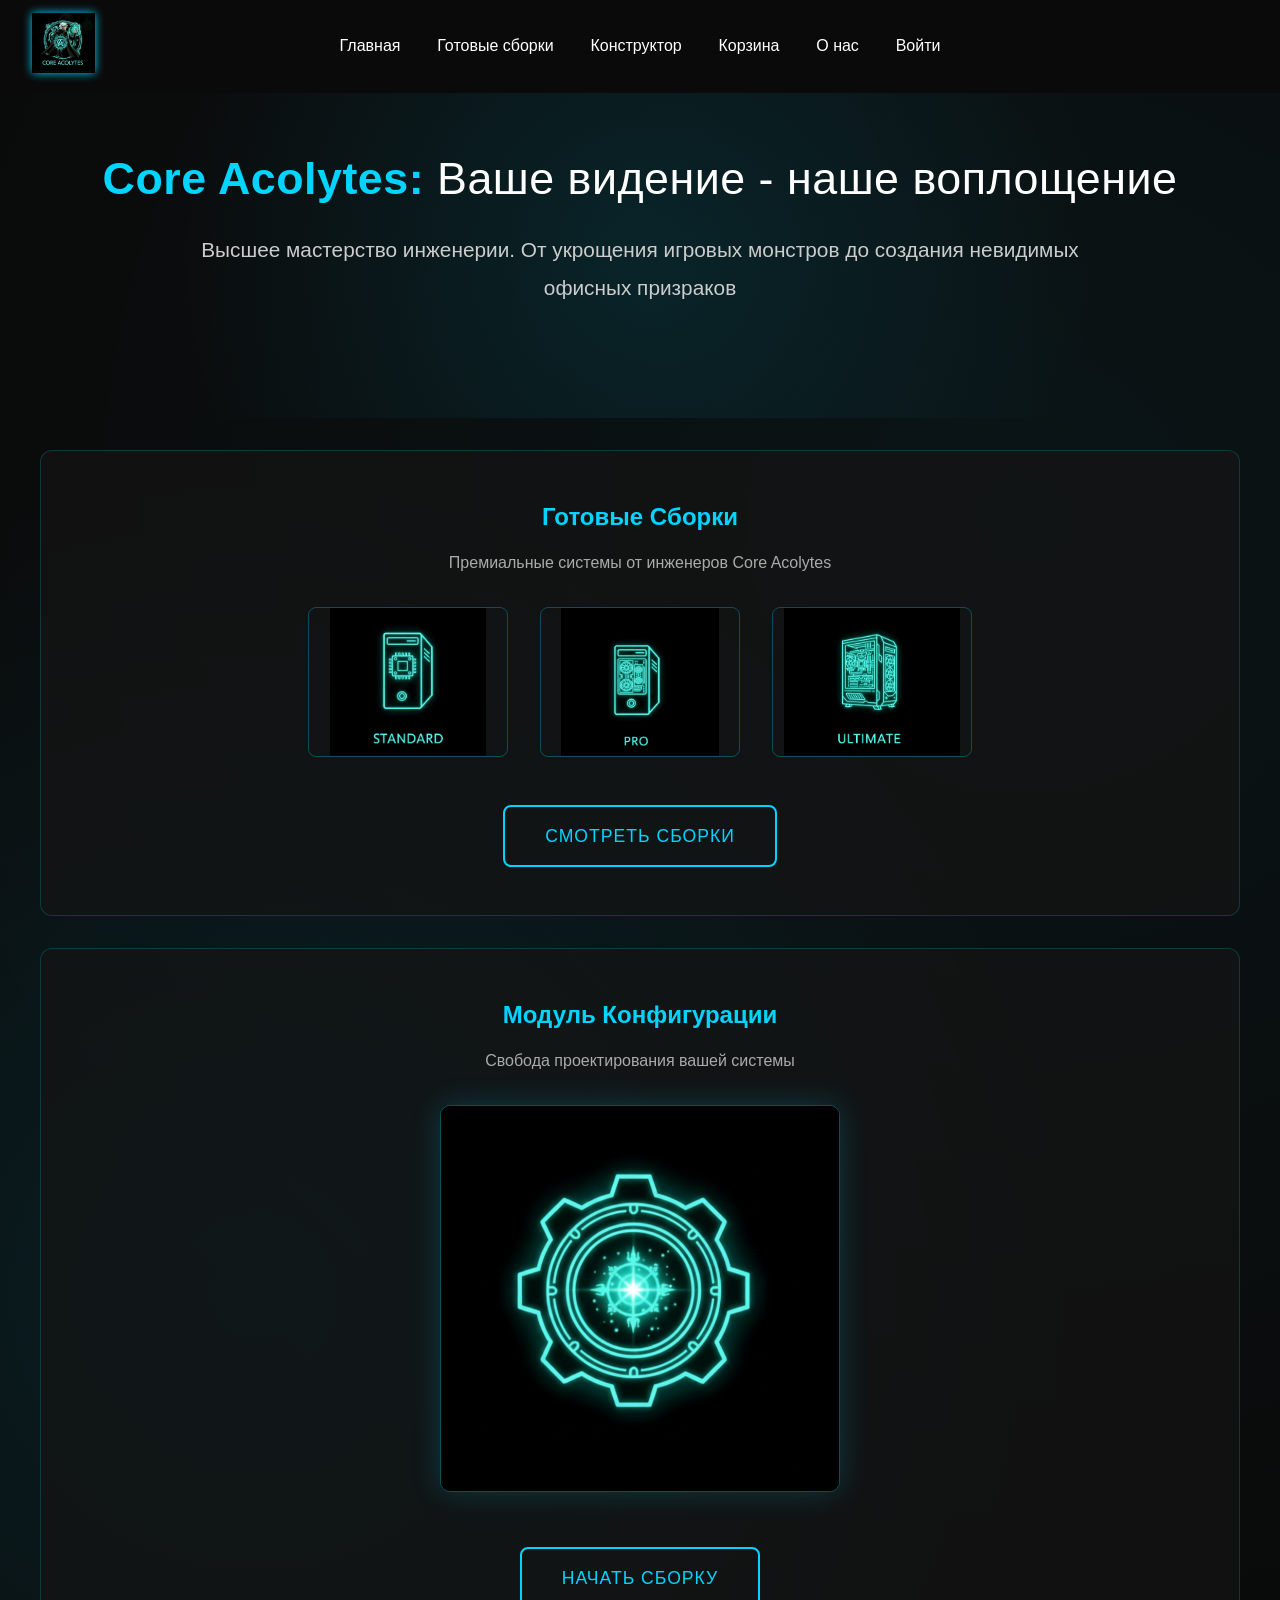
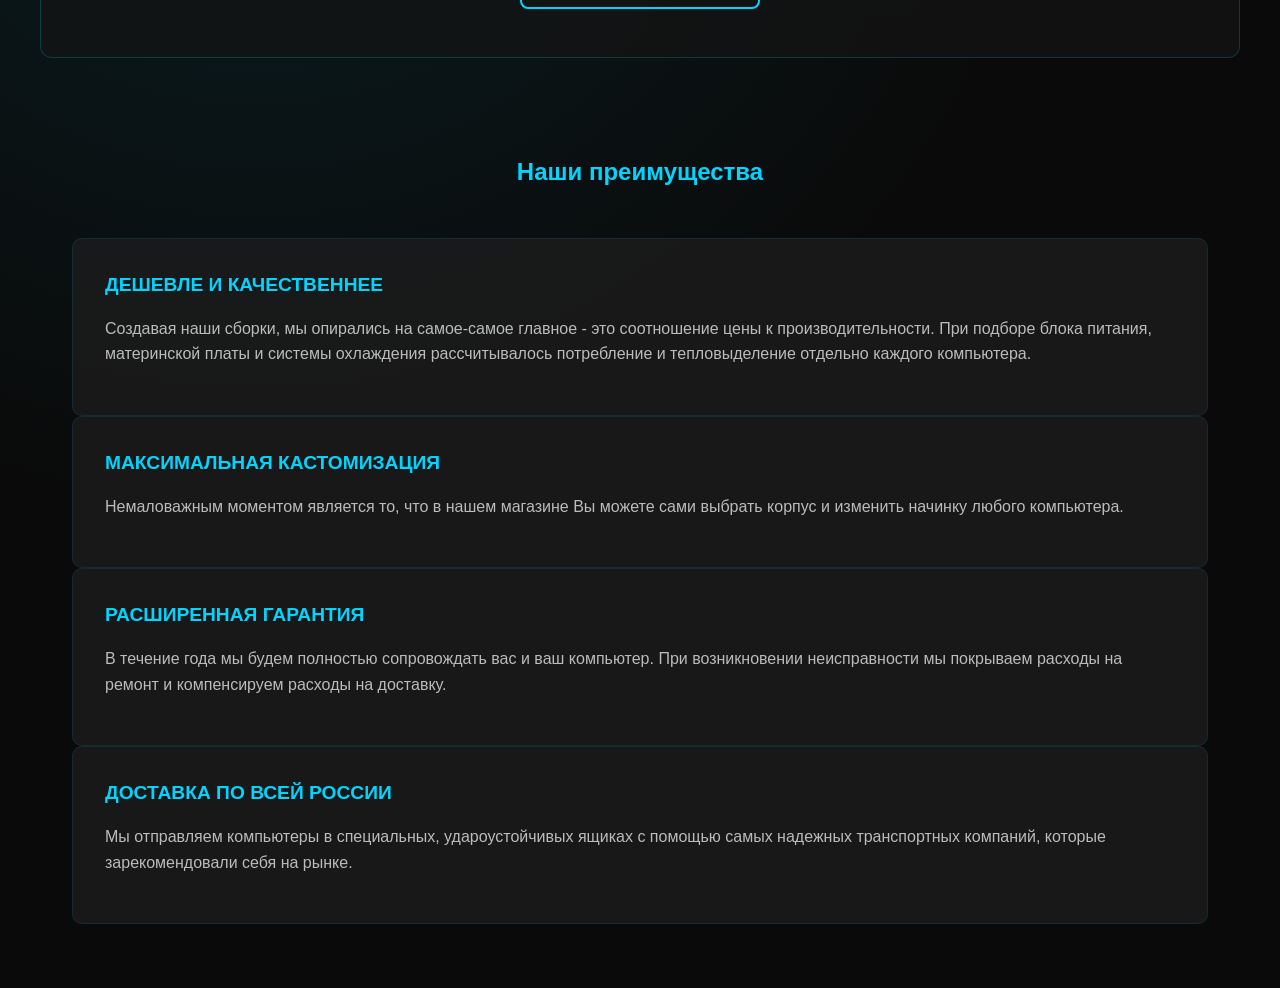
<file: static/index.html>
<!DOCTYPE html>
<html lang="ru"> 
    <head>
        <meta charset="utf-8">
        <title>Core Acyles</title>
        <link rel="stylesheet" href="header.css">
        <link rel="stylesheet" href="style.css">
        <link rel="stylesheet" href="index.css">
        <script src="main.js"></script>
    </head>
    <body>
        <header class="main-header">
            <div class="logo">
                <a href="index.html"><img src="img/logo.png"></a>
            </div>
            <nav>
                <ul>
                    <li><a href="index.html">Главная</a></li>
                    <li><a href="catalog.html">Готовые сборки</a></li>
                    <li><a href="configurator.html">Конструктор</a></li>
                    <li><a href="cart.html">Корзина</a></li>
                    <li><a href="contact.html">О нас</a></li>
                <li class="auth-nav-item"><a href="auth.html">Войти</a></li>
                </ul>
            </nav>
        </header>
        <main class="index-main">
            <div class="hero">
                <h1><span class="brand">Core Acolytes:</span> Ваше видение - наше воплощение</h1>
                <p class="subtitle">Высшее мастерство инженерии. От укрощения игровых монстров до создания невидимых офисных призраков</p>
            </div>  
            <section class="catalog-preview">
                <h2>Готовые Cборки</h2>
                <p>Премиальные системы от инженеров Core Acolytes</p>
                <div class="preview-images">
                <img src="img/standart.png">
                <img src="img/pro.png">
                <img src="img/ultimate.png">
                </div>
                <a href="catalog.html" class="hero-button">Смотреть сборки</a>
            </section>

            <section class="configurator-preview">
                <h2>Модуль Конфигурации</h2>
                <p>Свобода проектирования вашей системы</p>
                <div class="preview-image-single">
                    <img src="img/configurator.png">
                </div>
                <a href="configurator.html" class="hero-button">Начать сборку</a>
            </section>

            <section class="advantages">
            <h2>Наши преимущества</h2>
                <div class="advantage-grid">
                    <article class="advantage-card"> 
                        <h3>ДЕШЕВЛЕ И КАЧЕСТВЕННЕЕ</h3>
                        <p>Создавая наши сборки, мы опирались на самое-самое главное - это соотношение цены к производительности. При подборе блока питания, материнской платы и системы охлаждения рассчитывалось потребление и тепловыделение отдельно каждого компьютера.</p>
                    </article>
                    <article class="advantage-card">
                        <h3>МАКСИМАЛЬНАЯ КАСТОМИЗАЦИЯ</h3>
                        <p>Немаловажным моментом является то, что в нашем магазине Вы можете сами выбрать корпус и изменить начинку любого компьютера.</p>
                    </article>
                    <article class="advantage-card"> 
                        <h3>РАСШИРЕННАЯ ГАРАНТИЯ</h3>
                        <p>В течение года мы будем полностью сопровождать вас и ваш компьютер. При возникновении неисправности мы покрываем расходы на ремонт и компенсируем расходы на доставку.</p>
                    </article>
                    <article class="advantage-card">
                        <h3>ДОСТАВКА ПО ВСЕЙ РОССИИ</h3>
                        <p>Мы отправляем компьютеры в специальных, удароустойчивых ящиках с помощью самых надежных транспортных компаний, которые зарекомендовали себя на рынке.</p>
                    </article>
                </div>
            </section>
        </main>
</body>
</html>
</file>
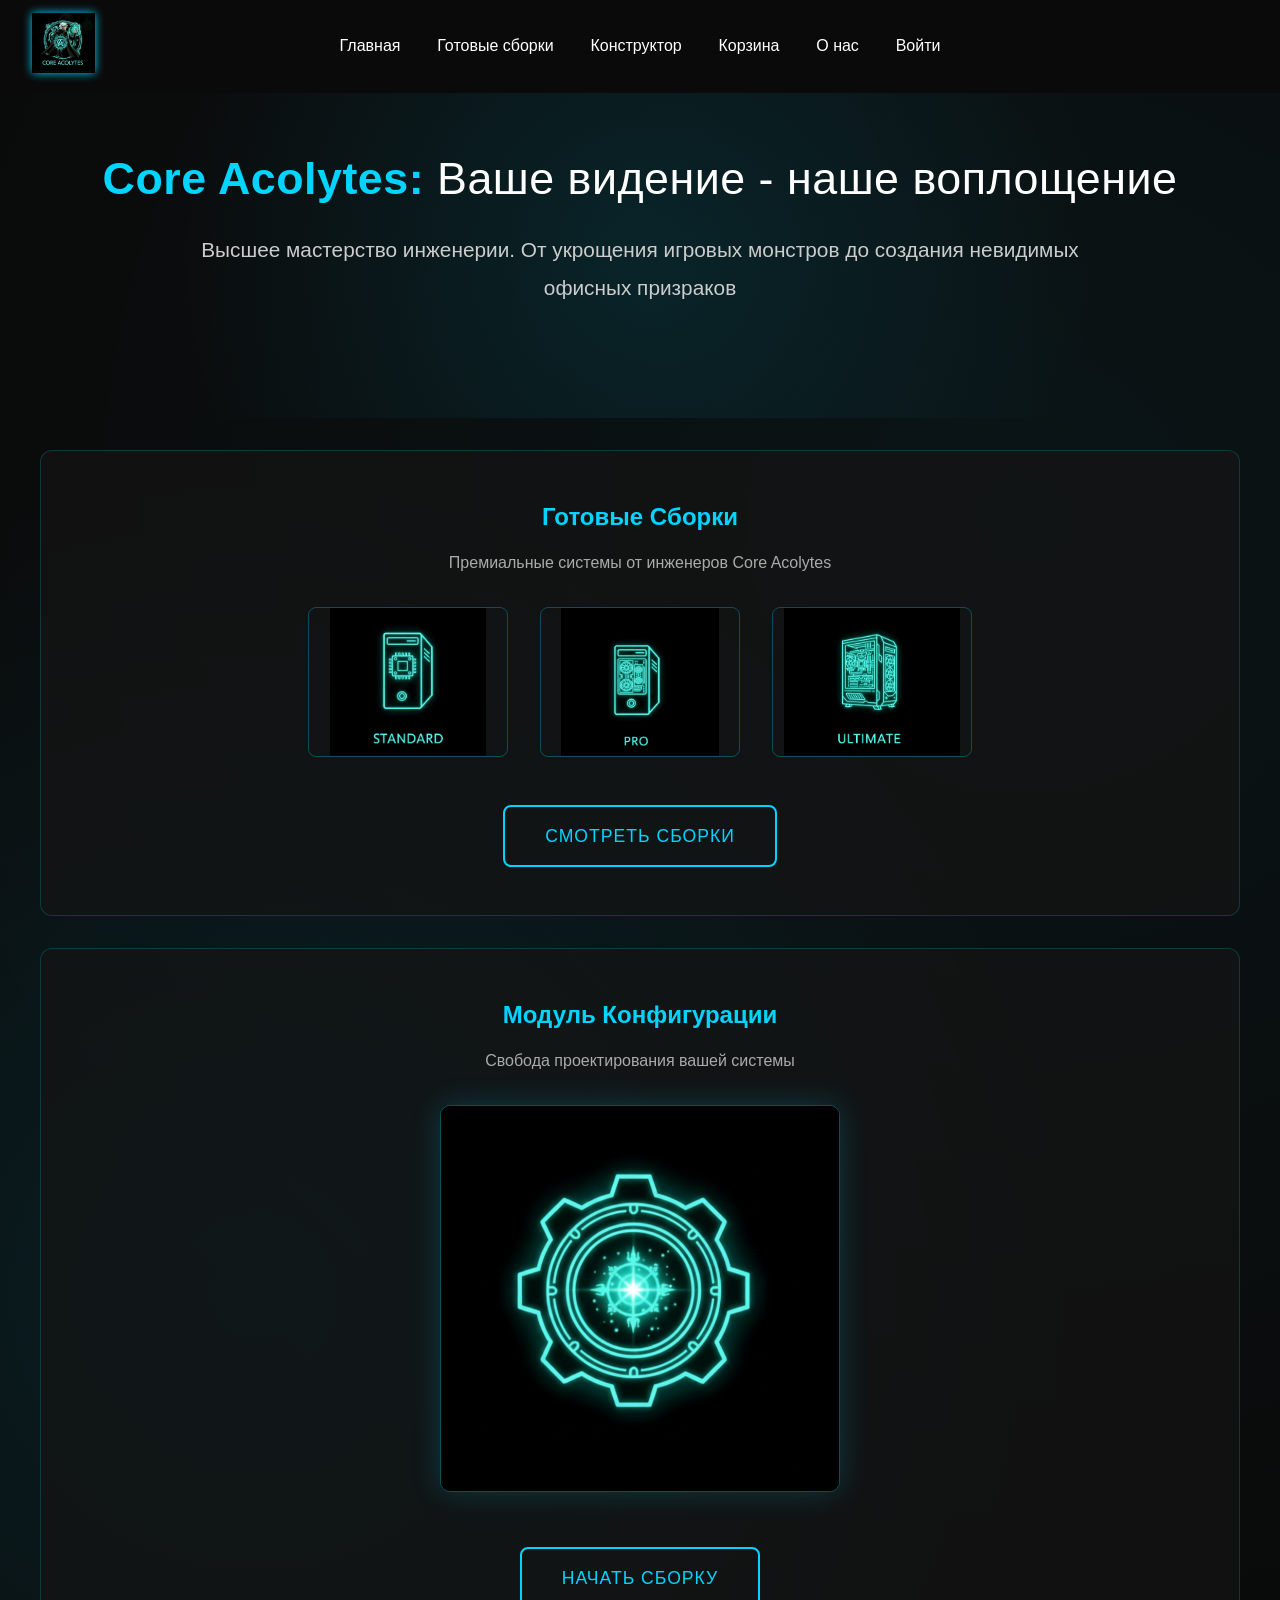
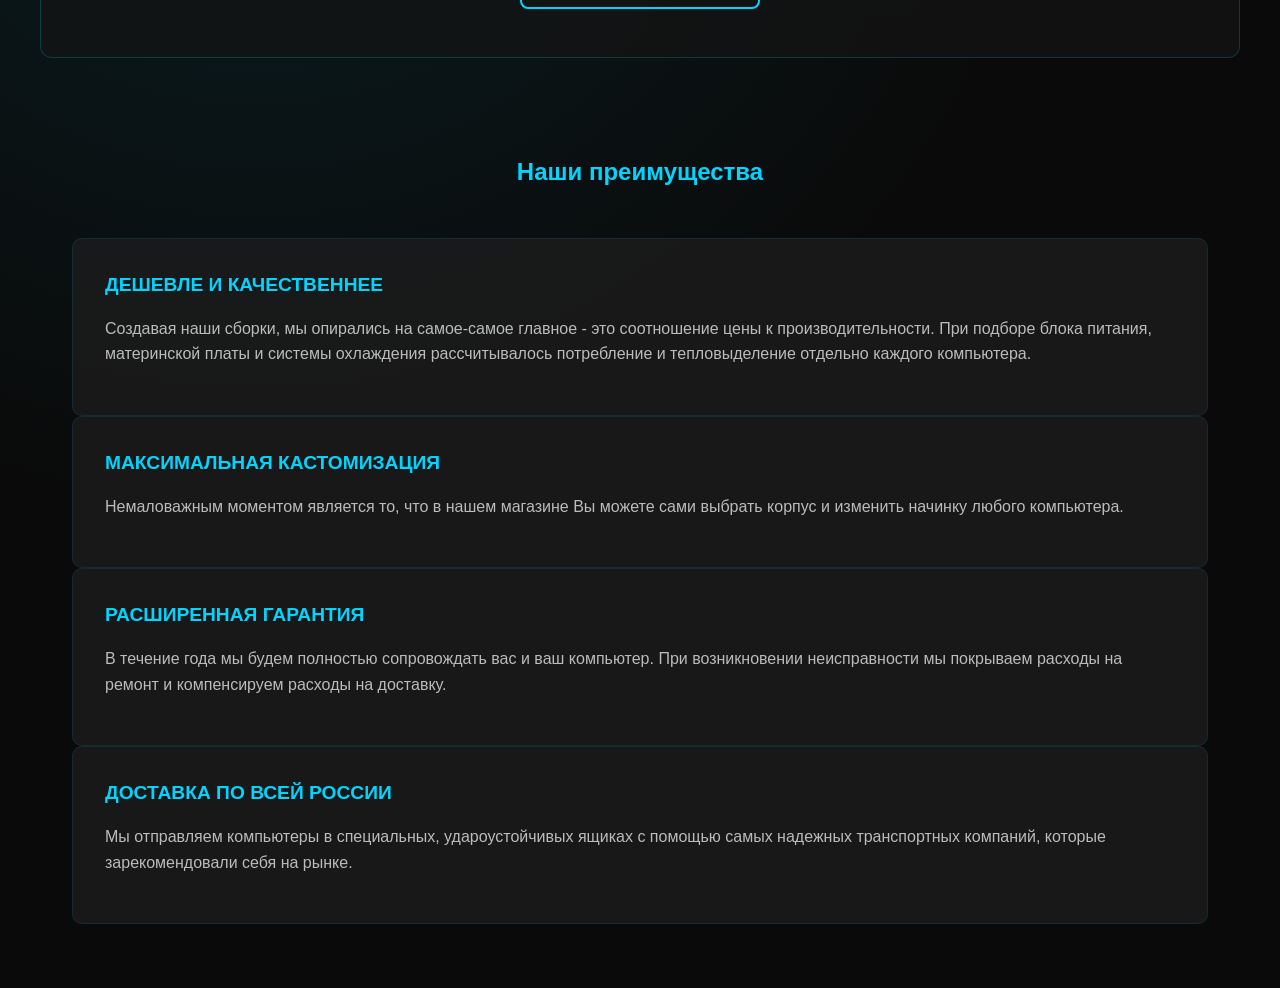
<file: static/admin.html>
<!DOCTYPE html>
<html lang="ru">
<head>
    <meta charset="utf-8">
    <title>Админка - Core Acolytes</title>
    <link rel="stylesheet" href="header.css">
    <link rel="stylesheet" href="style.css">
    <style>
        .admin-main {
            padding: 105px 2rem 2rem;
            max-width: 1200px;
            margin: 0 auto;
        }

        .admin-title {
            font-size: 2rem;
            color: #00d4ff;
            margin-bottom: 2rem;
            padding-bottom: 1rem;
            border-bottom: 1px solid rgba(0, 212, 255, 0.3);
        }

        .admin-tabs {
            display: flex;
            gap: 1rem;
            margin-bottom: 2rem;
        }

        .admin-tab {
            padding: 0.7rem 1.5rem;
            background: transparent;
            border: 1px solid rgba(0, 212, 255, 0.3);
            border-radius: 8px;
            color: #aaa;
            font-size: 1rem;
            cursor: pointer;
            transition: all 0.3s ease;
        }

        .admin-tab.active {
            border-color: #00d4ff;
            color: #00d4ff;
            background: rgba(0, 212, 255, 0.1);
        }

        .admin-section { display: none; }
        .admin-section.active { display: block; }

        /* Таблицы */
        .admin-table {
            width: 100%;
            border-collapse: collapse;
            margin-bottom: 2rem;
        }

        .admin-table th {
            text-align: left;
            padding: 0.8rem 1rem;
            color: #00d4ff;
            border-bottom: 1px solid rgba(0, 212, 255, 0.3);
            font-size: 0.9rem;
            text-transform: uppercase;
        }

        .admin-table td {
            padding: 0.8rem 1rem;
            color: #ccc;
            border-bottom: 1px solid rgba(255, 255, 255, 0.05);
            font-size: 0.95rem;
        }

        .admin-table tr:hover td {
            background: rgba(0, 212, 255, 0.03);
        }

        /* Статусы заказов */
        .status-badge {
            padding: 0.3rem 0.7rem;
            border-radius: 20px;
            font-size: 0.8rem;
            font-weight: bold;
        }
        .status-new        { background: rgba(0,212,255,0.15); color: #00d4ff; }
        .status-processing { background: rgba(255,165,0,0.15);  color: orange; }
        .status-done       { background: rgba(76,175,80,0.15);  color: #4CAF50; }
        .status-cancelled  { background: rgba(255,80,80,0.15);  color: #ff5050; }

        .status-select {
            background: rgba(0,0,0,0.3);
            border: 1px solid rgba(0,212,255,0.3);
            border-radius: 6px;
            color: #fff;
            padding: 0.3rem 0.5rem;
            font-size: 0.85rem;
            cursor: pointer;
        }

        /* Кнопки */
        .btn {
            padding: 0.5rem 1rem;
            border-radius: 6px;
            font-size: 0.9rem;
            cursor: pointer;
            transition: all 0.3s ease;
            border: 1px solid;
        }
        .btn-danger  { background: rgba(255,80,80,0.1); border-color: #ff5050; color: #ff5050; }
        .btn-primary { background: rgba(0,212,255,0.1); border-color: #00d4ff; color: #00d4ff; }
        .btn-danger:hover  { background: rgba(255,80,80,0.2); }
        .btn-primary:hover { background: rgba(0,212,255,0.2); }

        /* Форма добавления товара */
        .product-form {
            background: rgba(30,30,30,0.7);
            border: 1px solid rgba(0,212,255,0.2);
            border-radius: 12px;
            padding: 2rem;
            margin-bottom: 2rem;
        }

        .product-form h3 {
            color: #00d4ff;
            margin-bottom: 1.5rem;
        }

        .form-grid {
            display: grid;
            grid-template-columns: repeat(auto-fill, minmax(200px, 1fr));
            gap: 1rem;
            margin-bottom: 1.5rem;
        }

        .form-field {
            display: flex;
            flex-direction: column;
            gap: 0.4rem;
        }

        .form-field label {
            color: #aaa;
            font-size: 0.85rem;
        }

        .form-field input,
        .form-field select {
            padding: 0.6rem 0.8rem;
            background: rgba(0,0,0,0.3);
            border: 1px solid rgba(0,212,255,0.2);
            border-radius: 6px;
            color: #fff;
            font-size: 0.95rem;
            outline: none;
        }

        .form-field input:focus,
        .form-field select:focus {
            border-color: #00d4ff;
        }

        .form-field select option {
            background: #1a1a1a;
        }

        .section-header {
            display: flex;
            justify-content: space-between;
            align-items: center;
            margin-bottom: 1.5rem;
        }

        .section-header h2 {
            color: #fff;
            font-size: 1.5rem;
        }

        .order-items-list {
            font-size: 0.8rem;
            color: #888;
            max-width: 300px;
        }

        .loading { color: #aaa; padding: 2rem; text-align: center; }
    </style>
</head>
<body>
    <header class="main-header">
        <div class="logo">
            <a href="index.html"><img src="img/logo.png" alt="Core Acolytes"></a>
        </div>
        <nav>
            <ul>
                <li><a href="index.html">Главная</a></li>
                <li><a href="catalog.html">Готовые сборки</a></li>
                <li><a href="configurator.html">Конструктор</a></li>
                <li><a href="cart.html">Корзина</a></li>
                <li><a href="contact.html">О нас</a></li>
                <li class="auth-nav-item"><a href="auth.html">Войти</a></li>
            </ul>
        </nav>
    </header>

    <main class="admin-main">
        <h1 class="admin-title">⚙️ Панель администратора</h1>

        <div class="admin-tabs">
            <button class="admin-tab active" data-tab="products">Товары</button>
            <button class="admin-tab" data-tab="orders">Заказы</button>
            <button class="admin-tab" data-tab="users">Пользователи</button>
        </div>

        <!-- Товары -->
        <div class="admin-section active" id="tab-products">
            <div class="product-form">
                <h3>➕ Добавить товар</h3>
                <div class="form-grid">
                    <div class="form-field">
                        <label>Название *</label>
                        <input type="text" id="p-name" placeholder="Например: RTX 5090">
                    </div>
                    <div class="form-field">
                        <label>Категория *</label>
                        <select id="p-category">
                            <option value="cpu">Процессор</option>
                            <option value="gpu">Видеокарта</option>
                            <option value="ram">Оперативная память</option>
                            <option value="mb">Материнская плата</option>
                            <option value="disk">Накопитель</option>
                            <option value="cooler">Охлаждение</option>
                            <option value="power">Блок питания</option>
                            <option value="frame">Корпус</option>
                        </select>
                    </div>
                    <div class="form-field">
                        <label>Цена (₽) *</label>
                        <input type="number" id="p-price" placeholder="50000">
                    </div>
                    <div class="form-field">
                        <label>Бренд</label>
                        <input type="text" id="p-brand" placeholder="nvidia / amd / intel">
                    </div>
                    <div class="form-field">
                        <label>Сокет (для CPU/MB)</label>
                        <input type="text" id="p-socket" placeholder="LGA1700 / AM5">
                    </div>
                    <div class="form-field">
                        <label>Тип памяти (для MB/RAM)</label>
                        <input type="text" id="p-ram-type" placeholder="DDR4 / DDR5">
                    </div>
                    <div class="form-field">
                        <label>TDP Вт (для CPU)</label>
                        <input type="number" id="p-tdp" placeholder="125">
                    </div>
                    <div class="form-field">
                        <label>Макс TDP Вт (для кулера)</label>
                        <input type="number" id="p-max-tdp" placeholder="250">
                    </div>
                    <div class="form-field">
                        <label>Потребление Вт (для GPU)</label>
                        <input type="number" id="p-power-req" placeholder="320">
                    </div>
                    <div class="form-field">
                        <label>Мощность Вт (для БП)</label>
                        <input type="number" id="p-watts" placeholder="850">
                    </div>
                </div>
                <button class="btn btn-primary" onclick="addProduct()">Добавить товар</button>
            </div>

            <div class="section-header">
                <h2>Все товары</h2>
            </div>
            <div id="products-list"><p class="loading">Загрузка...</p></div>
        </div>

        <!-- Заказы -->
        <div class="admin-section" id="tab-orders">
            <div class="section-header">
                <h2>Все заказы</h2>
                <button class="btn btn-primary" onclick="loadOrders()">🔄 Обновить</button>
            </div>
            <div id="orders-list"><p class="loading">Загрузка...</p></div>
        </div>

        <!-- Пользователи -->
        <div class="admin-section" id="tab-users">
            <div class="section-header">
                <h2>Все пользователи</h2>
            </div>
            <div id="users-list"><p class="loading">Загрузка...</p></div>
        </div>
    </main>

    <script src="main.js"></script>
    <script>
        const API = 'http://127.0.0.1:5000/api';

        // Проверить что пользователь — админ
        const user = window.CoreShop.getCurrentUser();
        if (!user || user.role !== 'admin') {
            alert('Доступ запрещён');
            window.location.href = 'index.html';
        }

        // Переключение вкладок
        document.querySelectorAll('.admin-tab').forEach(tab => {
            tab.addEventListener('click', () => {
                document.querySelectorAll('.admin-tab').forEach(t => t.classList.remove('active'));
                document.querySelectorAll('.admin-section').forEach(s => s.classList.remove('active'));
                tab.classList.add('active');
                document.getElementById('tab-' + tab.dataset.tab).classList.add('active');

                if (tab.dataset.tab === 'orders') loadOrders();
                if (tab.dataset.tab === 'users') loadUsers();
                if (tab.dataset.tab === 'products') loadProducts();
            });
        });

        // ── Товары ──────────────────────────────

        async function loadProducts() {
            const res = await fetch(`${API}/products`);
            const products = await res.json();

            const categories = {
                cpu: 'Процессор', gpu: 'Видеокарта', ram: 'ОЗУ',
                mb: 'Материнская плата', disk: 'Накопитель',
                cooler: 'Охлаждение', power: 'БП', frame: 'Корпус'
            };

            const html = `
                <table class="admin-table">
                    <thead>
                        <tr>
                            <th>ID</th><th>Название</th><th>Категория</th>
                            <th>Цена</th><th>Бренд</th><th>Действия</th>
                        </tr>
                    </thead>
                    <tbody>
                        ${products.map(p => `
                            <tr>
                                <td>${p.id}</td>
                                <td>${p.name}</td>
                                <td>${categories[p.category] || p.category}</td>
                                <td>${p.price.toLocaleString('ru-RU')}₽</td>
                                <td>${p.brand || '—'}</td>
                                <td>
                                    <button class="btn btn-danger" onclick="deleteProduct(${p.id}, '${p.name.replace(/'/g, "\\'")}')">
                                        Удалить
                                    </button>
                                </td>
                            </tr>
                        `).join('')}
                    </tbody>
                </table>
            `;
            document.getElementById('products-list').innerHTML = html;
        }

        async function addProduct() {
            const token = localStorage.getItem('token');
            const body = {
                name:      document.getElementById('p-name').value.trim(),
                category:  document.getElementById('p-category').value,
                price:     parseInt(document.getElementById('p-price').value),
                brand:     document.getElementById('p-brand').value.trim() || null,
                socket:    document.getElementById('p-socket').value.trim() || null,
                ram_type:  document.getElementById('p-ram-type').value.trim() || null,
                tdp:       parseInt(document.getElementById('p-tdp').value) || null,
                max_tdp:   parseInt(document.getElementById('p-max-tdp').value) || null,
                power_req: parseInt(document.getElementById('p-power-req').value) || null,
                watts:     parseInt(document.getElementById('p-watts').value) || null,
                img:       `img/${document.getElementById('p-category').value}-icon.png`
            };

            if (!body.name || !body.price) {
                window.CoreShop.showNotification('Заполните название и цену', 'error');
                return;
            }

            const res = await fetch(`${API}/admin/products`, {
                method: 'POST',
                headers: { 'Content-Type': 'application/json', 'Authorization': `Bearer ${token}` },
                body: JSON.stringify(body)
            });

            if (res.ok) {
                window.CoreShop.showNotification('✅ Товар добавлен');
                loadProducts();
                // Очистить форму
                ['p-name','p-price','p-brand','p-socket','p-ram-type','p-tdp','p-max-tdp','p-power-req','p-watts']
                    .forEach(id => document.getElementById(id).value = '');
            } else {
                window.CoreShop.showNotification('Ошибка добавления', 'error');
            }
        }

        async function deleteProduct(id, name) {
            if (!confirm(`Удалить "${name}"?`)) return;
            const token = localStorage.getItem('token');
            const res = await fetch(`${API}/admin/products/${id}`, {
                method: 'DELETE',
                headers: { 'Authorization': `Bearer ${token}` }
            });
            if (res.ok) {
                window.CoreShop.showNotification('Товар удалён');
                loadProducts();
            }
        }

        // ── Заказы ──────────────────────────────

        async function loadOrders() {
            const token = localStorage.getItem('token');
            const res = await fetch(`${API}/admin/orders`, {
                headers: { 'Authorization': `Bearer ${token}` }
            });
            const orders = await res.json();

            const statusLabels = {
                new: 'Новый', processing: 'В обработке',
                done: 'Выполнен', cancelled: 'Отменён'
            };

            const html = orders.length === 0
                ? '<p style="color:#aaa">Заказов пока нет</p>'
                : `<table class="admin-table">
                    <thead>
                        <tr>
                            <th>ID</th><th>Пользователь</th><th>Состав</th>
                            <th>Сумма</th><th>Дата</th><th>Статус</th>
                        </tr>
                    </thead>
                    <tbody>
                        ${orders.map(o => `
                            <tr>
                                <td>#${o.id}</td>
                                <td>${o.username}</td>
                                <td class="order-items-list">
                                    ${o.items.map(i => `${i.name} ×${i.quantity}`).join('<br>')}
                                </td>
                                <td>${o.total.toLocaleString('ru-RU')}₽</td>
                                <td>${new Date(o.created_at).toLocaleDateString('ru-RU')}</td>
                                <td>
                                    <select class="status-select" onchange="updateOrderStatus(${o.id}, this.value)">
                                        ${['new','processing','done','cancelled'].map(s =>
                                            `<option value="${s}" ${o.status === s ? 'selected' : ''}>${statusLabels[s]}</option>`
                                        ).join('')}
                                    </select>
                                </td>
                            </tr>
                        `).join('')}
                    </tbody>
                </table>`;

            document.getElementById('orders-list').innerHTML = html;
        }

        async function updateOrderStatus(orderId, status) {
            const token = localStorage.getItem('token');
            const res = await fetch(`${API}/admin/orders/${orderId}/status`, {
                method: 'PUT',
                headers: { 'Content-Type': 'application/json', 'Authorization': `Bearer ${token}` },
                body: JSON.stringify({ status })
            });
            if (res.ok) window.CoreShop.showNotification('Статус обновлён');
        }

        // ── Пользователи ────────────────────────

        async function loadUsers() {
            const token = localStorage.getItem('token');
            const res = await fetch(`${API}/admin/users`, {
                headers: { 'Authorization': `Bearer ${token}` }
            });
            const users = await res.json();

            const html = `
                <table class="admin-table">
                    <thead>
                        <tr><th>ID</th><th>Логин</th><th>Email</th><th>Роль</th><th>Дата регистрации</th></tr>
                    </thead>
                    <tbody>
                        ${users.map(u => `
                            <tr>
                                <td>${u.id}</td>
                                <td>${u.username}</td>
                                <td>${u.email}</td>
                                <td><span class="status-badge ${u.role === 'admin' ? 'status-done' : 'status-new'}">${u.role}</span></td>
                                <td>${new Date(u.created_at).toLocaleDateString('ru-RU')}</td>
                            </tr>
                        `).join('')}
                    </tbody>
                </table>
            `;
            document.getElementById('users-list').innerHTML = html;
        }

        // Загрузить товары при старте
        loadProducts();
    </script>
</body>
</html>
</file>
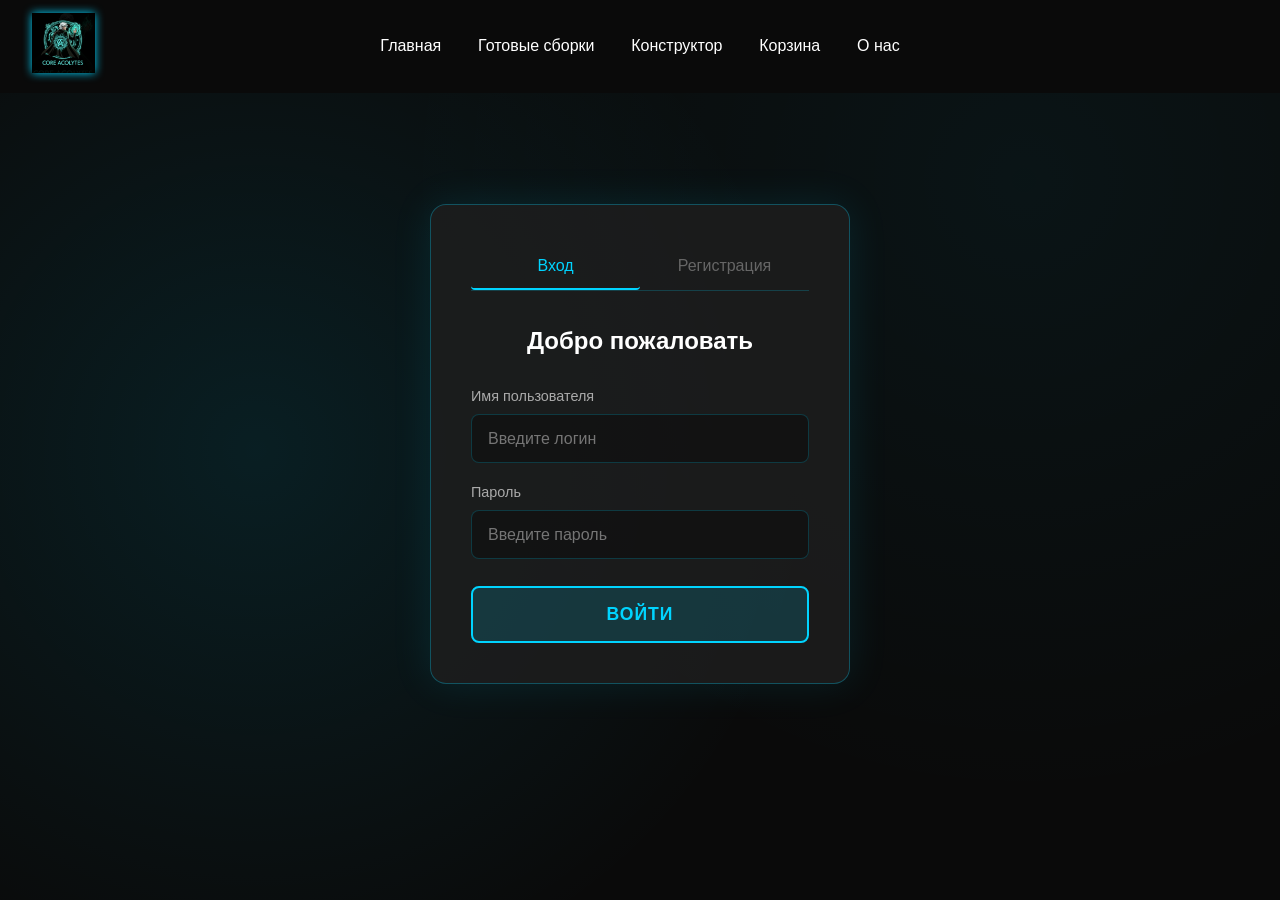
<file: static/auth.html>
<!DOCTYPE html>
<html lang="ru">
<head>
    <meta charset="utf-8">
    <title>Вход / Регистрация - Core Acolytes</title>
    <link rel="stylesheet" href="header.css">
    <link rel="stylesheet" href="style.css">
    <script src="main.js"></script>
    <style>
        .auth-main {
            display: flex;
            align-items: center;
            justify-content: center;
            min-height: calc(100vh - 85px);
            padding: 2rem;
            padding-top: 105px;
        }

        .auth-card {
            background: rgba(30, 30, 30, 0.85);
            border: 1px solid rgba(0, 212, 255, 0.3);
            border-radius: 16px;
            padding: 2.5rem;
            width: 100%;
            max-width: 420px;
            box-shadow: 0 0 40px rgba(0, 212, 255, 0.1);
        }

        .auth-tabs {
            display: flex;
            margin-bottom: 2rem;
            border-bottom: 1px solid rgba(0, 212, 255, 0.2);
        }

        .auth-tab {
            flex: 1;
            padding: 0.8rem;
            background: transparent;
            border: none;
            color: #666;
            font-size: 1rem;
            cursor: pointer;
            border-bottom: 2px solid transparent;
            transition: all 0.3s ease;
        }

        .auth-tab.active {
            color: #00d4ff;
            border-bottom-color: #00d4ff;
        }

        .auth-form {
            display: none;
            flex-direction: column;
            gap: 1.2rem;
        }

        .auth-form.active {
            display: flex;
        }

        .auth-form h2 {
            color: #ffffff;
            text-align: center;
            margin-bottom: 0.5rem;
        }

        .form-group {
            display: flex;
            flex-direction: column;
            gap: 0.4rem;
        }

        .form-group label {
            color: #aaaaaa;
            font-size: 0.9rem;
        }

        .form-group input {
            padding: 0.9rem 1rem;
            background: rgba(0, 0, 0, 0.3);
            border: 1px solid rgba(0, 212, 255, 0.2);
            border-radius: 8px;
            color: #ffffff;
            font-size: 1rem;
            outline: none;
            transition: border-color 0.3s ease;
        }

        .form-group input:focus {
            border-color: #00d4ff;
            box-shadow: 0 0 10px rgba(0, 212, 255, 0.2);
        }

        .auth-btn {
            padding: 1rem;
            background: rgba(0, 212, 255, 0.15);
            border: 2px solid #00d4ff;
            border-radius: 8px;
            color: #00d4ff;
            font-size: 1.1rem;
            font-weight: bold;
            cursor: pointer;
            transition: all 0.3s ease;
            text-transform: uppercase;
            letter-spacing: 1px;
            margin-top: 0.5rem;
        }

        .auth-btn:hover {
            background: rgba(0, 212, 255, 0.25);
            box-shadow: 0 0 20px rgba(0, 212, 255, 0.3);
        }

        .auth-error {
            color: #ff6666;
            font-size: 0.9rem;
            text-align: center;
            padding: 0.5rem;
            background: rgba(255, 80, 80, 0.1);
            border-radius: 6px;
            border: 1px solid rgba(255, 80, 80, 0.3);
            display: none;
        }

        .auth-success {
            color: #00d4ff;
            font-size: 0.9rem;
            text-align: center;
            padding: 0.5rem;
            display: none;
        }
    </style>
</head>
<body>
    <header class="main-header">
        <div class="logo">
            <a href="index.html"><img src="img/logo.png" alt="Core Acolytes"></a>
        </div>
        <nav>
            <ul>
                <li><a href="index.html">Главная</a></li>
                <li><a href="catalog.html">Готовые сборки</a></li>
                <li><a href="configurator.html">Конструктор</a></li>
                <li><a href="cart.html">Корзина</a></li>
                <li><a href="contact.html">О нас</a></li>
            </ul>
        </nav>
    </header>

    <main class="auth-main">
        <div class="auth-card">
            <div class="auth-tabs">
                <button class="auth-tab active" data-tab="login">Вход</button>
                <button class="auth-tab" data-tab="register">Регистрация</button>
            </div>

            <!-- Форма входа -->
            <form class="auth-form active" id="login-form">
                <h2>Добро пожаловать</h2>
                <div class="form-group">
                    <label>Имя пользователя</label>
                    <input type="text" id="login-username" placeholder="Введите логин" required>
                </div>
                <div class="form-group">
                    <label>Пароль</label>
                    <input type="password" id="login-password" placeholder="Введите пароль" required>
                </div>
                <div class="auth-error" id="login-error"></div>
                <button type="submit" class="auth-btn">Войти</button>
            </form>

            <!-- Форма регистрации -->
            <form class="auth-form" id="register-form">
                <h2>Создать аккаунт</h2>
                <div class="form-group">
                    <label>Имя пользователя</label>
                    <input type="text" id="reg-username" placeholder="Придумайте логин" required>
                </div>
                <div class="form-group">
                    <label>Email</label>
                    <input type="email" id="reg-email" placeholder="your@email.com" required>
                </div>
                <div class="form-group">
                    <label>Пароль</label>
                    <input type="password" id="reg-password" placeholder="Минимум 6 символов" required>
                </div>
                <div class="form-group">
                    <label>Повторите пароль</label>
                    <input type="password" id="reg-password2" placeholder="Повторите пароль" required>
                </div>
                <div class="auth-error" id="register-error"></div>
                <div class="auth-success" id="register-success"></div>
                <button type="submit" class="auth-btn">Зарегистрироваться</button>
            </form>
        </div>
    </main>

    <script>
        
        document.querySelectorAll('.auth-tab').forEach(tab => {
            tab.addEventListener('click', () => {
                document.querySelectorAll('.auth-tab').forEach(t => t.classList.remove('active'));
                document.querySelectorAll('.auth-form').forEach(f => f.classList.remove('active'));
                tab.classList.add('active');
                document.getElementById(tab.dataset.tab + '-form').classList.add('active');
            });
        });

        document.getElementById('login-form').addEventListener('submit', async (e) => {
            e.preventDefault();
            const username = document.getElementById('login-username').value.trim();
            const password = document.getElementById('login-password').value;
            const errorEl = document.getElementById('login-error');

            errorEl.style.display = 'none';

            try {
                const res = await fetch('http://127.0.0.1:5000/api/auth/login', {
                    method: 'POST',
                    headers: { 'Content-Type': 'application/json' },
                    body: JSON.stringify({ username, password })
                });
                const data = await res.json();

                if (!res.ok) throw new Error(data.error || 'Ошибка входа');

                localStorage.setItem('token', data.token);
                localStorage.setItem('user', JSON.stringify(data.user));

                if (data.user.role === 'admin') {
                    window.location.href = 'admin.html';
                } else {
                    window.location.href = 'index.html';
                }
            } catch (err) {
                errorEl.textContent = err.message;
                errorEl.style.display = 'block';
            }
        });

        document.getElementById('register-form').addEventListener('submit', async (e) => {
            e.preventDefault();
            const username = document.getElementById('reg-username').value.trim();
            const email = document.getElementById('reg-email').value.trim();
            const password = document.getElementById('reg-password').value;
            const password2 = document.getElementById('reg-password2').value;
            const errorEl = document.getElementById('register-error');
            const successEl = document.getElementById('register-success');

            errorEl.style.display = 'none';
            successEl.style.display = 'none';

            if (password !== password2) {
                errorEl.textContent = 'Пароли не совпадают';
                errorEl.style.display = 'block';
                return;
            }
            if (password.length < 6) {
                errorEl.textContent = 'Пароль должен быть не менее 6 символов';
                errorEl.style.display = 'block';
                return;
            }

            try {
                const res = await fetch('http://127.0.0.1:5000/api/auth/register', {
                    method: 'POST',
                    headers: { 'Content-Type': 'application/json' },
                    body: JSON.stringify({ username, email, password })
                });
                const data = await res.json();

                if (!res.ok) throw new Error(data.error || 'Ошибка регистрации');

                successEl.textContent = '✅ Аккаунт создан! Переходим ко входу...';
                successEl.style.display = 'block';

                setTimeout(() => {
                    document.querySelector('[data-tab="login"]').click();
                    document.getElementById('login-username').value = username;
                }, 1500);
            } catch (err) {
                errorEl.textContent = err.message;
                errorEl.style.display = 'block';
            }
        });

        if (localStorage.getItem('token')) {
            window.location.href = 'index.html';
        }
    </script>
</body>
</html>
</file>
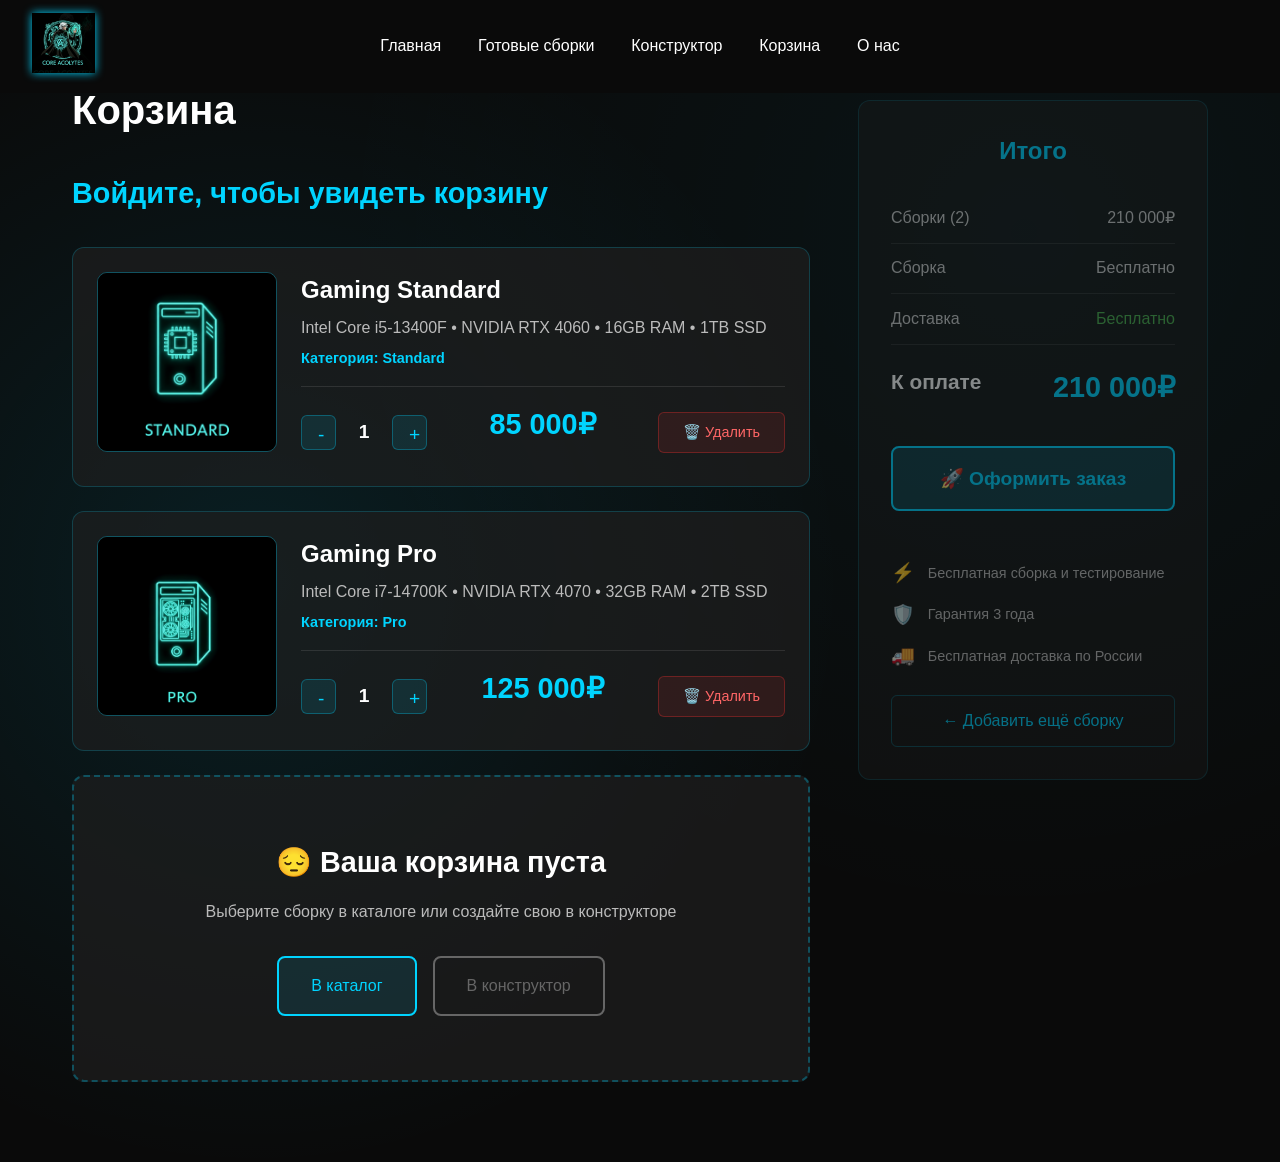
<file: static/cart.html>
<!DOCTYPE html>
<html lang="ru">
<head>
    <meta charset="utf-8">
    <title>Корзина - Core Acolytes</title>
    <link rel="stylesheet" href="header.css">
    <link rel="stylesheet" href="style.css">
    <link rel="stylesheet" href="cart.css">
    <script src="main.js"></script>
    <script src="cart.js"></script>
</head>
<body>
    <header class="main-header">
        <div class="logo">
            <a href="index.html"><img src="img/logo.png" alt="Core Acolytes"></a>
        </div>
        <nav>
            <ul>
                <li><a href="index.html">Главная</a></li>
                <li><a href="catalog.html">Готовые сборки</a></li>
                <li><a href="configurator.html">Конструктор</a></li>
                <li><a href="cart.html">Корзина</a></li>
                <li><a href="contact.html">О нас</a></li>
            </ul>
        </nav>
    </header>
    
    <main class="cart-main">
        <div class="cart-container">
            <section class="cart-items-section">
                <h1 class="cart-title">Корзина</h1>
                
                <div class="cart-items">
                    <h2>Ваши сборки</h2>

                    <div class="cart-item">
                        <img src="img/standart.png">
                        <div class="item-details">
                            <div class="item-info">
                                <h3>Gaming Standard</h3>
                                <p class="item-description">Intel Core i5-13400F • NVIDIA RTX 4060 • 16GB RAM • 1TB SSD</p>
                                <p class="item-category">Категория: Standard</p>
                            </div>
                            <div class="item-controls">
                                <div class="item-quantity">
                                    <button class="quantity-btn minus">-</button>
                                    <span class="quantity">1</span>
                                    <button class="quantity-btn plus">+</button>
                                </div>
                                <div class="item-price">
                                    <p class="price">85 000₽</p>
                                </div>
                                <button class="remove-btn">🗑️ Удалить</button>
                            </div>
                        </div>
                    </div>
                    
                    <div class="cart-item">
                        <img src="img/pro.png">
                        <div class="item-details">
                            <div class="item-info">
                                <h3>Gaming Pro</h3>
                                <p class="item-description">Intel Core i7-14700K • NVIDIA RTX 4070 • 32GB RAM • 2TB SSD</p>
                                <p class="item-category">Категория: Pro</p>
                            </div>
                            <div class="item-controls">
                                <div class="item-quantity">
                                    <button class="quantity-btn minus">-</button>
                                    <span class="quantity">1</span>
                                    <button class="quantity-btn plus">+</button>
                                </div>
                                <div class="item-price">
                                    <p class="price">125 000₽</p>
                                </div>
                                <button class="remove-btn">🗑️ Удалить</button>
                            </div>
                        </div>
                    </div>
                    
                    <div class="empty-cart-message">
                        <div class="empty-cart">
                            <h3>😔 Ваша корзина пуста</h3>
                            <p>Выберите сборку в каталоге или создайте свою в конструкторе</p>
                            <div class="empty-cart-buttons">
                                <a href="catalog.html" class="empty-cart-btn">В каталог</a>
                                <a href="configurator.html" class="empty-cart-btn secondary">В конструктор</a>
                            </div>
                        </div>
                    </div>
                </div>
            </section>

            <aside class="cart-summary">
                <div class="summary-card">
                    <h2>Итого</h2>
                    
                    <div class="summary-details">
                        <div class="summary-row">
                            <span>Сборки (2)</span>
                            <span>210 000₽</span>
                        </div>
                        <div class="summary-row">
                            <span>Сборка</span>
                            <span>Бесплатно</span>
                        </div>
                        <div class="summary-row">
                            <span>Доставка</span>
                            <span class="free-shipping">Бесплатно</span>
                        </div>
                        
                        <div class="summary-divider"></div>
                        
                        <div class="summary-row total">
                            <span>К оплате</span>
                            <span class="total-price">210 000₽</span>
                        </div>
                    </div>
                    
                    <button class="checkout-btn">🚀 Оформить заказ</button>
                    
                    <div class="summary-features">
                        <div class="feature">
                            <span>⚡</span>
                            <span>Бесплатная сборка и тестирование</span>
                        </div>
                        <div class="feature">
                            <span>🛡️</span>
                            <span>Гарантия 3 года</span>
                        </div>
                        <div class="feature">
                            <span>🚚</span>
                            <span>Бесплатная доставка по России</span>
                        </div>
                    </div>
                    
                    <a href="catalog.html" class="continue-link">← Добавить ещё сборку</a>
                </div>
            </aside>
        </div>
    </main>
</body>
</html>
</file>
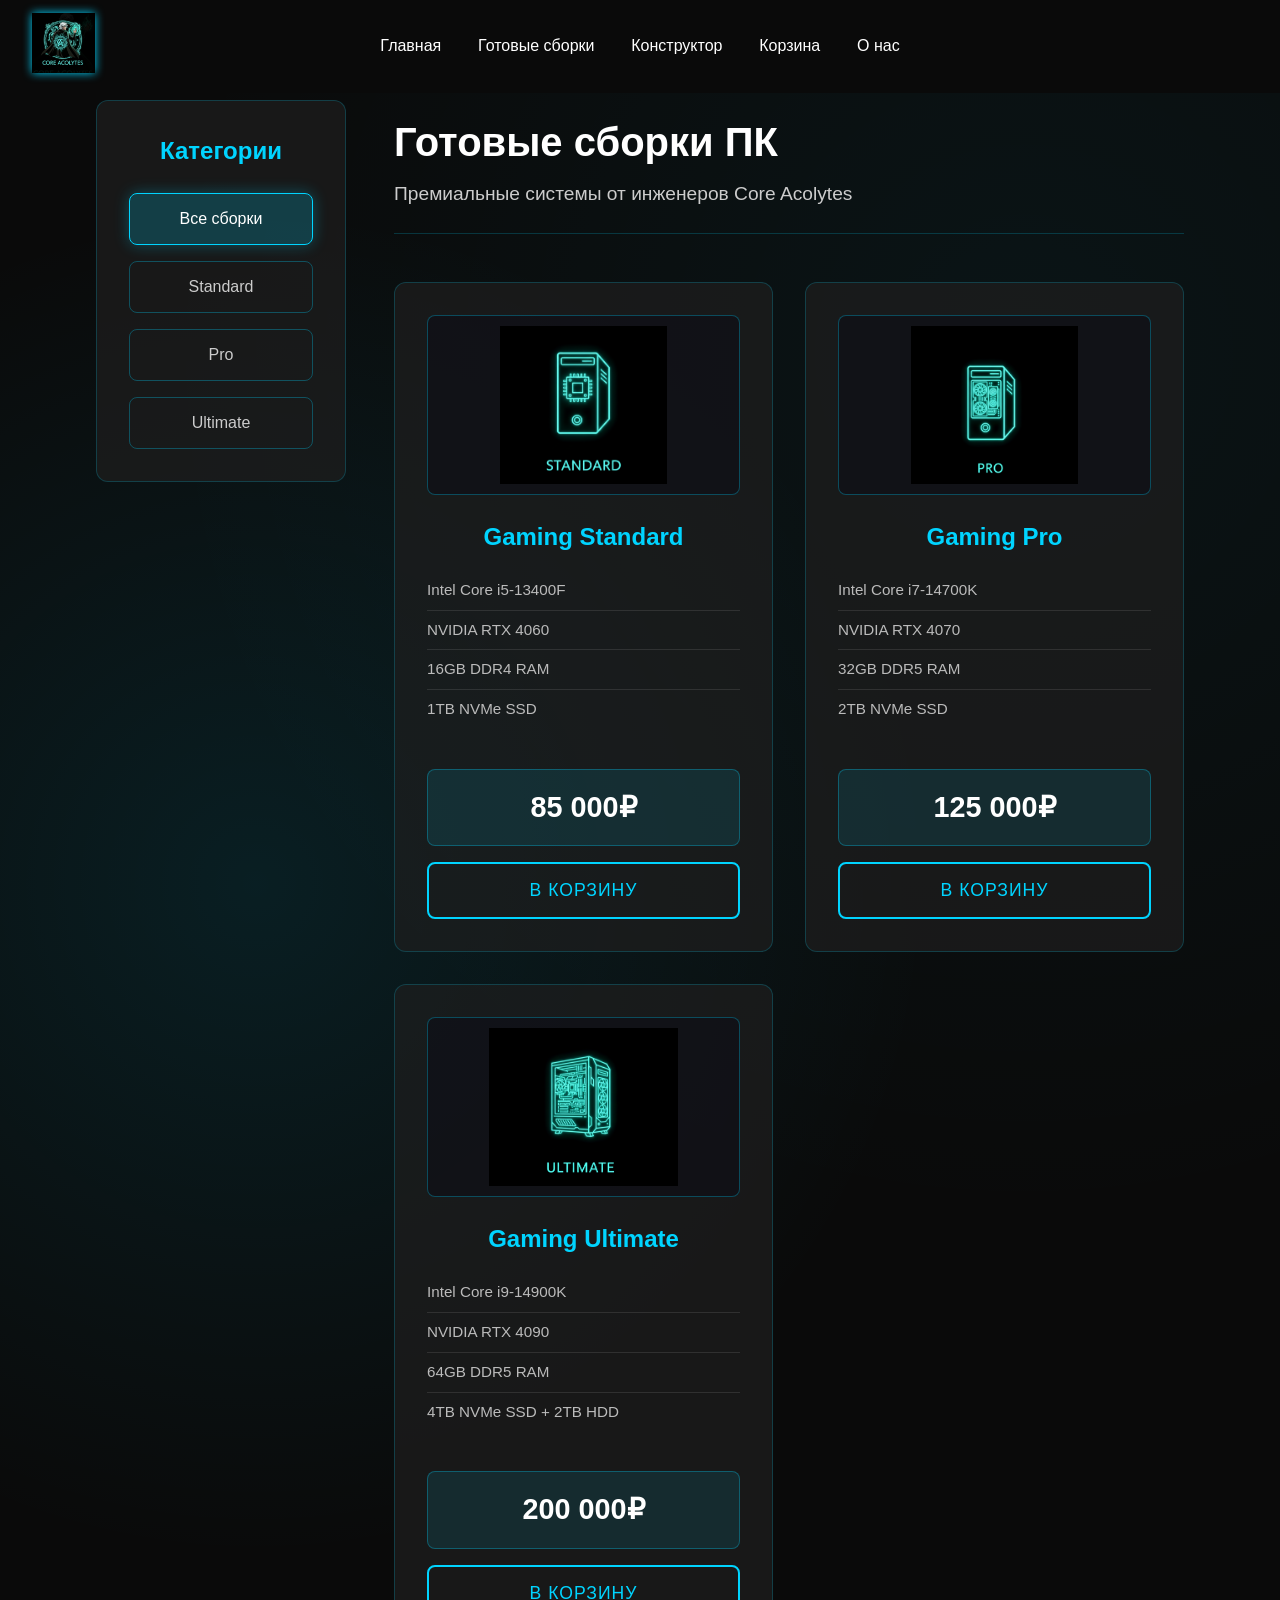
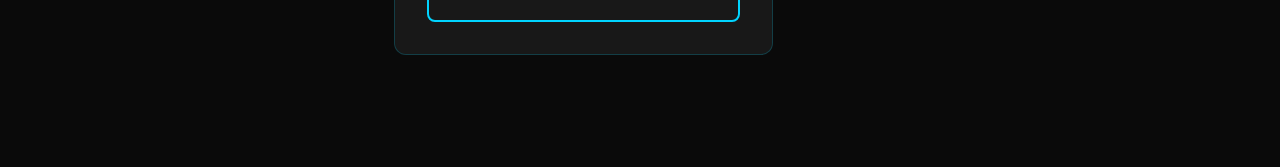
<file: static/catalog.html>
<!DOCTYPE html>
<html lang="ru">
<head>
    <meta charset="utf-8">
    <title>Готовые сборки - Core Acolytes</title>
    <link rel="stylesheet" href="header.css">
    <link rel="stylesheet" href="style.css">
    <link rel="stylesheet" href="catalog.css">
    <script src="main.js"></script>
    <script src="catalog.js"></script>
</head>
<body>
    <header class="main-header">
        <div class="logo">
            <a href="index.html"><img src="img/logo.png" alt="Core Acolytes"></a>
        </div>
        <nav>
            <ul>
                <li><a href="index.html">Главная</a></li>
                <li><a href="catalog.html">Готовые сборки</a></li>
                <li><a href="configurator.html">Конструктор</a></li>
                <li><a href="cart.html">Корзина</a></li>
                <li><a href="contact.html">О нас</a></li>
            </ul>
        </nav>
    </header>
    
    <main class="catalog-main">
        <div class="catalog-container">
            <aside class="catalog-filters">
                <h2>Категории</h2>
                <nav class="filter-buttons">
                    <button class="filter-btn active" data-category="all">Все сборки</button>
                    <button class="filter-btn" data-category="standard">Standard</button>
                    <button class="filter-btn" data-category="pro">Pro</button>
                    <button class="filter-btn" data-category="ultimate">Ultimate</button>
                </nav>
            </aside>

            <section class="catalog-content">
                <h1 class="catalog-title">Готовые сборки ПК</h1>
                <p class="catalog-subtitle">Премиальные системы от инженеров Core Acolytes</p>
                
                <div class="builds-grid">
                    <div class="build-card" data-category="standard">
                        <img src="img/standart.png">
                        <h3>Gaming Standard</h3>
                        <ul class="build-specs">
                            <li>Intel Core i5-13400F</li>
                            <li>NVIDIA RTX 4060</li>
                            <li>16GB DDR4 RAM</li>
                            <li>1TB NVMe SSD</li>
                        </ul>
                        <p class="build-price">85 000₽</p>
                        <button class="add-to-cart">В корзину</button>
                    </div>
                    
                    <div class="build-card" data-category="pro">
                        <img src="img/pro.png">
                        <h3>Gaming Pro</h3>
                        <ul class="build-specs">
                            <li>Intel Core i7-14700K</li>
                            <li>NVIDIA RTX 4070</li>
                            <li>32GB DDR5 RAM</li>
                            <li>2TB NVMe SSD</li>
                        </ul>
                        <p class="build-price">125 000₽</p>
                        <button class="add-to-cart">В корзину</button>
                    </div>
                    
                    <div class="build-card" data-category="ultimate">
                        <img src="img/ultimate.png">
                        <h3>Gaming Ultimate</h3>
                        <ul class="build-specs">
                            <li>Intel Core i9-14900K</li>
                            <li>NVIDIA RTX 4090</li>
                            <li>64GB DDR5 RAM</li>
                            <li>4TB NVMe SSD + 2TB HDD</li>
                        </ul>
                        <p class="build-price">200 000₽</p>
                        <button class="add-to-cart">В корзину</button>
                    </div>
                </div>
            </section>
        </div>
    </main>
</body>
</html>
</file>
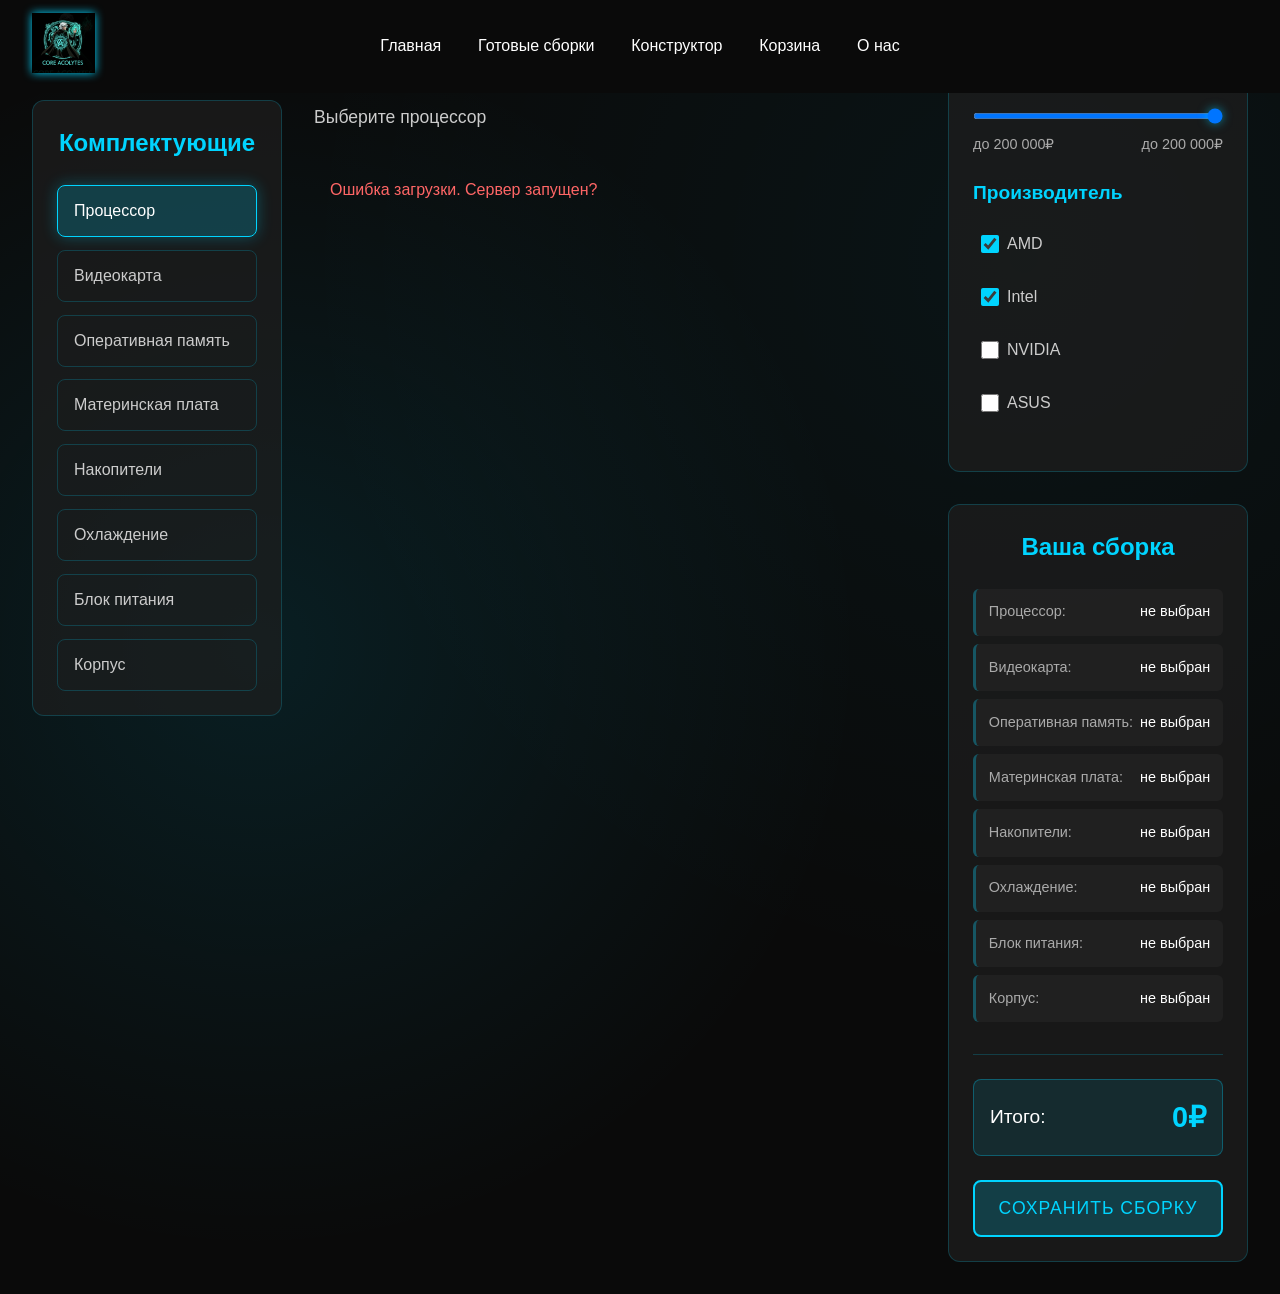
<file: static/configurator.html>
<!DOCTYPE html>
<html lang="ru">
<head>
    <meta charset="utf-8">
    <title>Конструктор ПК - Core Acolytes</title>
    <link rel="stylesheet" href="header.css">
    <link rel="stylesheet" href="style.css">
    <link rel="stylesheet" href="configurator.css">
    <script src="main.js"></script>
    <script src="configurator.js"></script>
</head>
<body>
    <header class="main-header">
        <div class="logo">
            <a href="index.html"><img src="img/logo.png" alt="Core Acolytes"></a>
        </div>
        <nav>
            <ul>
                <li><a href="index.html">Главная</a></li>
                <li><a href="catalog.html">Готовые сборки</a></li>
                <li><a href="configurator.html">Конструктор</a></li>
                <li><a href="cart.html">Корзина</a></li>
                <li><a href="contact.html">О нас</a></li>
            </ul>
        </nav>
    </header>
    
    <main class="configurator-main">
        <div class="configurator-container">
            <aside class="categories-sidebar">
                <h2>Комплектующие</h2>
                <nav class="category-buttons">
                    <button class="category-btn active" data-category="cpu">
                        <span>Процессор</span>
                    </button>
                    <button class="category-btn" data-category="gpu">
                        <span>Видеокарта</span>
                    </button>
                    <button class="category-btn" data-category="ram">
                        <span>Оперативная память</span>
                    </button>
                    <button class="category-btn" data-category="mb">
                        <span>Материнская плата</span>
                    </button>
                    <button class="category-btn" data-category="disk">
                        <span>Накопители</span>
                    </button>
                    <button class="category-btn" data-category="cooler">
                        <span>Охлаждение</span>
                    </button>
                    <button class="category-btn" data-category="power">
                        <span>Блок питания</span>
                    </button>
                    <button class="category-btn" data-category="frame">
                        <span>Корпус</span>
                    </button>
                </nav>
            </aside>

            <section class="components-section">
                <div class="components-header">
                    <h2>Доступные комплектующие</h2>
                    <p>Выберите компоненты для вашей сборки</p>
                </div>
                <div class="components-grid">
                </div>
            </section>

            <div class="right-sidebar">
                <aside class="filters-sidebar">
                    <div class="filter-group">
                        <h3>Цена</h3>
                        <div class="price-filter">
                            <input type="range" min="0" max="200000" value="200000" class="price-slider">
                        </div>
                        <div class="price-values">
                            <span>до 200 000₽</span>
                            <span>до 200 000₽</span>
                        </div>
                    </div>
                    <div class="filter-group">
                        <h3>Производитель</h3>
                        <div class="brand-filter">
                            <label><input type="checkbox" name="brand" value="amd" checked> AMD</label>
                            <label><input type="checkbox" name="brand" value="intel" checked> Intel</label>
                            <label><input type="checkbox" name="brand" value="nvidia"> NVIDIA</label>
                            <label><input type="checkbox" name="brand" value="asus"> ASUS</label>
                        </div>
                    </div>
                </aside>

                <aside class="build-sidebar">
                    <h2>Ваша сборка</h2>
                    <div class="selected-components">
                        <div class="component-item"><span>Процессор:</span> <span class="component-value">не выбран</span></div>
                        <div class="component-item"><span>Видеокарта:</span> <span class="component-value">не выбран</span></div>
                        <div class="component-item"><span>Оперативная память:</span> <span class="component-value">не выбран</span></div>
                        <div class="component-item"><span>Материнская плата:</span> <span class="component-value">не выбран</span></div>
                        <div class="component-item"><span>Накопители:</span> <span class="component-value">не выбран</span></div>
                        <div class="component-item"><span>Охлаждение:</span> <span class="component-value">не выбран</span></div>
                        <div class="component-item"><span>Блок питания:</span> <span class="component-value">не выбран</span></div>
                        <div class="component-item"><span>Корпус:</span> <span class="component-value">не выбран</span></div>
                    </div>
                    <div class="total-section">
                        <div class="total-price">
                            <span>Итого:</span>
                            <span class="price-value">0₽</span>
                        </div>
                        <button class="save-build-btn">Сохранить сборку</button>
                    </div>
                </aside>
            </div>
        </div>
    </main>
</body>
</html>
</file>
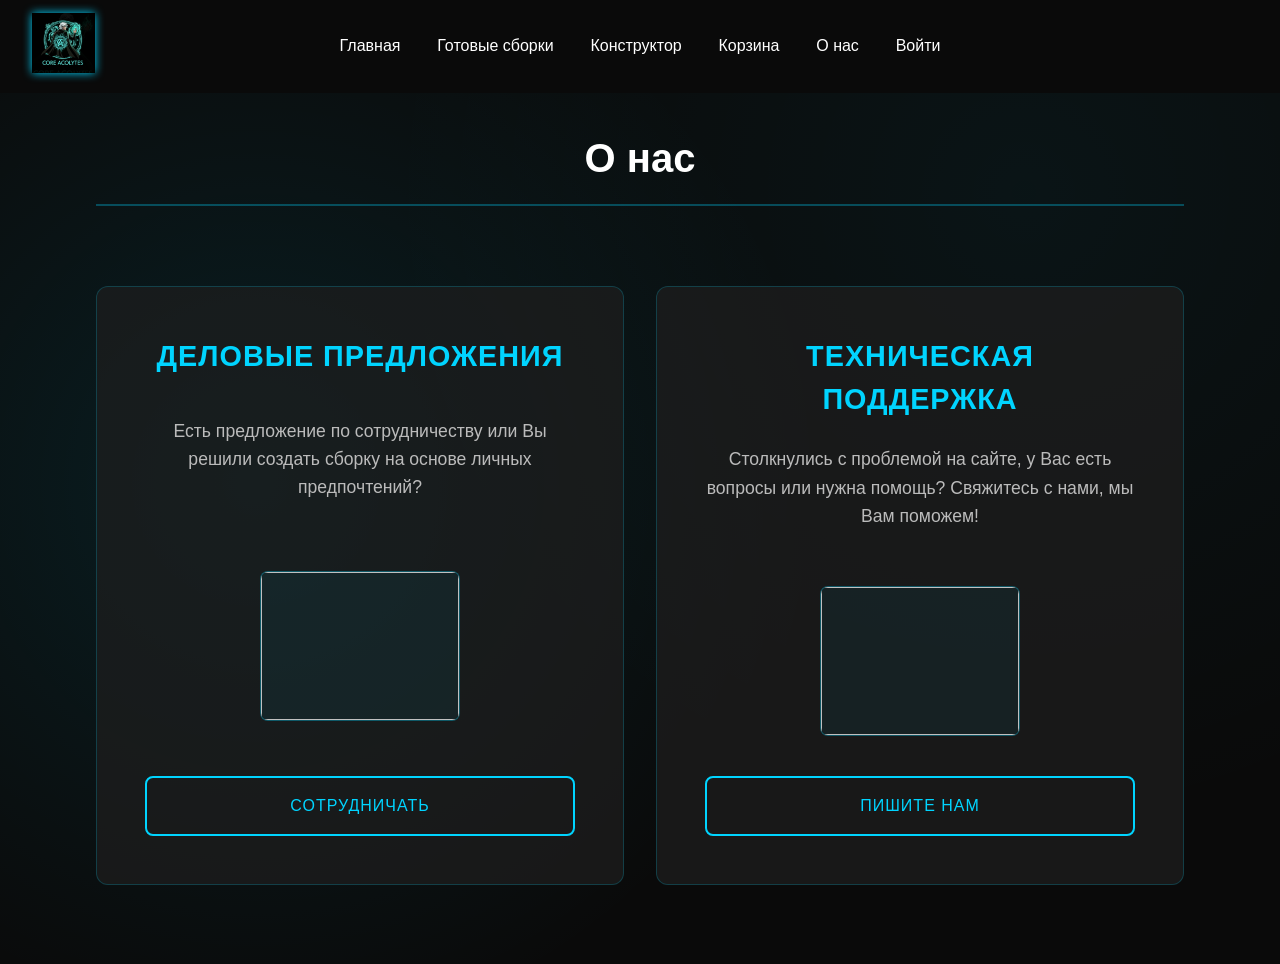
<file: static/contact.html>
<!DOCTYPE html>
<html lang="ru">
    <head>
        <meta charset="utf-8">
        <title>Контакты</title>
        <link rel="stylesheet" href="header.css">
        <link rel="stylesheet" href="style.css">
        <link rel="stylesheet" href="contact.css">
        <script src="main.js"></script>
    </head>
    <body>
        <header class="main-header">
            <div class="logo">
                <a href="index.html"><img src="img/logo.png"></a>
            </div>
            <nav>
                <ul>
                    <li><a href="index.html">Главная</a></li>
                    <li><a href="catalog.html">Готовые сборки</a></li>
                    <li><a href="configurator.html">Конструктор</a></li>
                    <li><a href="cart.html">Корзина</a></li>
                    <li><a href="contact.html">О нас</a></li>
                <li class="auth-nav-item"><a href="auth.html">Войти</a></li>
                </ul>
            </nav>
        </header>
        <main class="contact-main"> 
            <h3>О нас</h3>
            <section class="contact-section">
                <h4>Деловые предложения</h4>
                <p>Есть предложение по сотрудничеству или Вы решили создать сборку на основе личных предпочтений?</p>
                <img>
                <a href="">Сотрудничать</a>
            </section>
            <section class="support-section"> 
                <h4>Техническая поддержка</h4>
                <p>Столкнулись с проблемой на сайте, у Вас есть вопросы или нужна помощь? Свяжитесь с нами, мы Вам поможем!</p>
                <img>
                <a href="">Пишите нам</a>
            </section>
        </main>
</body>
</html>
</file>
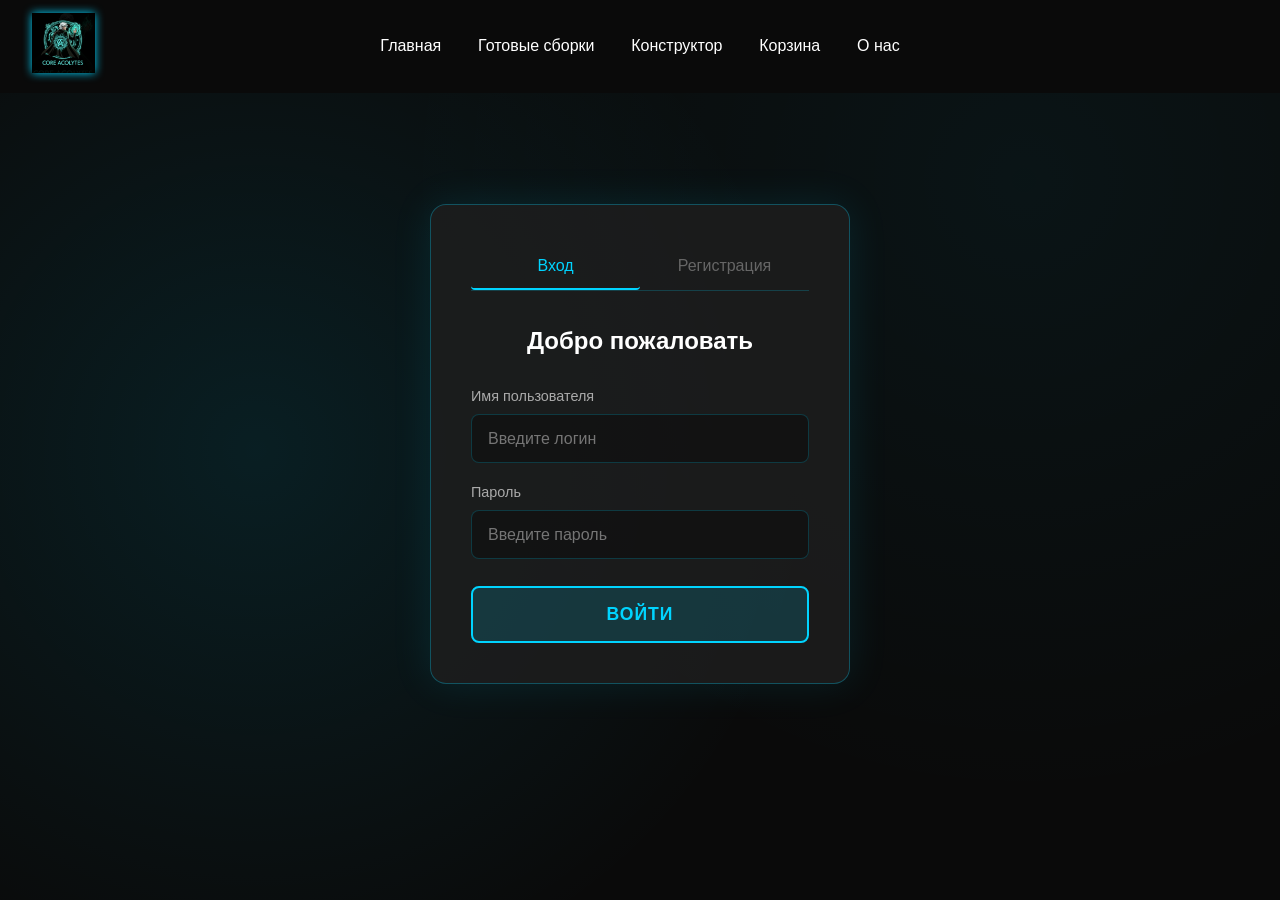
<file: static/orders.html>
<!DOCTYPE html>
<html lang="ru">
<head>
    <meta charset="utf-8">
    <title>Мои заказы - Core Acolytes</title>
    <link rel="stylesheet" href="header.css">
    <link rel="stylesheet" href="style.css">
    <script src="main.js"></script>
    <style>
        .orders-main {
            padding: 105px 2rem 2rem;
            max-width: 900px;
            margin: 0 auto;
        }

        .orders-title {
            font-size: 2rem;
            color: #ffffff;
            margin-bottom: 2rem;
            padding-bottom: 1rem;
            border-bottom: 1px solid rgba(0, 212, 255, 0.3);
        }

        .order-card {
            background: rgba(30, 30, 30, 0.7);
            border: 1px solid rgba(0, 212, 255, 0.2);
            border-radius: 12px;
            padding: 1.5rem;
            margin-bottom: 1.5rem;
            transition: all 0.3s ease;
        }

        .order-card:hover {
            border-color: rgba(0, 212, 255, 0.4);
            box-shadow: 0 0 20px rgba(0, 212, 255, 0.05);
        }

        .order-header {
            display: flex;
            justify-content: space-between;
            align-items: center;
            margin-bottom: 1rem;
            padding-bottom: 1rem;
            border-bottom: 1px solid rgba(255, 255, 255, 0.07);
        }

        .order-id {
            color: #00d4ff;
            font-size: 1.1rem;
            font-weight: bold;
        }

        .order-date {
            color: #888;
            font-size: 0.9rem;
        }

        .order-status {
            padding: 0.3rem 0.9rem;
            border-radius: 20px;
            font-size: 0.85rem;
            font-weight: bold;
        }

        .status-new        { background: rgba(0,212,255,0.15); color: #00d4ff; }
        .status-processing { background: rgba(255,165,0,0.15);  color: orange; }
        .status-done       { background: rgba(76,175,80,0.15);  color: #4CAF50; }
        .status-cancelled  { background: rgba(255,80,80,0.15);  color: #ff5050; }

        .order-items {
            margin-bottom: 1rem;
        }

        .order-item-row {
            display: flex;
            justify-content: space-between;
            padding: 0.5rem 0;
            border-bottom: 1px solid rgba(255,255,255,0.04);
            color: #ccc;
            font-size: 0.95rem;
        }

        .order-item-row:last-child {
            border-bottom: none;
        }

        .order-item-qty {
            color: #888;
            font-size: 0.9rem;
        }

        .order-item-price {
            color: #00d4ff;
            font-weight: 500;
        }

        .order-total {
            display: flex;
            justify-content: space-between;
            padding-top: 1rem;
            border-top: 1px solid rgba(0, 212, 255, 0.2);
            font-size: 1.1rem;
            font-weight: bold;
        }

        .order-total span:last-child {
            color: #00d4ff;
        }

        .empty-orders {
            text-align: center;
            padding: 4rem 2rem;
            background: rgba(30,30,30,0.7);
            border-radius: 12px;
            border: 2px dashed rgba(0,212,255,0.3);
        }

        .empty-orders h3 {
            color: #fff;
            font-size: 1.5rem;
            margin-bottom: 1rem;
        }

        .empty-orders p {
            color: #aaa;
            margin-bottom: 2rem;
        }

        .empty-orders a {
            padding: 0.8rem 2rem;
            border: 2px solid #00d4ff;
            border-radius: 8px;
            color: #00d4ff;
            text-decoration: none;
            transition: all 0.3s ease;
        }

        .empty-orders a:hover {
            background: rgba(0,212,255,0.1);
        }

        .loading {
            text-align: center;
            color: #aaa;
            padding: 3rem;
        }
    </style>
</head>
<body>
    <header class="main-header">
        <div class="logo">
            <a href="index.html"><img src="img/logo.png" alt="Core Acolytes"></a>
        </div>
        <nav>
            <ul>
                <li><a href="index.html">Главная</a></li>
                <li><a href="catalog.html">Готовые сборки</a></li>
                <li><a href="configurator.html">Конструктор</a></li>
                <li><a href="cart.html">Корзина</a></li>
                <li><a href="contact.html">О нас</a></li>
                <li class="auth-nav-item"><a href="auth.html">Войти</a></li>
            </ul>
        </nav>
    </header>

    <main class="orders-main">
        <h1 class="orders-title">Мои заказы</h1>
        <div id="orders-container"><p class="loading">Загрузка...</p></div>
    </main>

    <script>
        const statusLabels = {
            new: 'Новый',
            processing: 'В обработке',
            done: 'Выполнен',
            cancelled: 'Отменён'
        };

        document.addEventListener('DOMContentLoaded', async () => {
            if (!window.CoreShop.isLoggedIn()) {
                window.location.href = 'auth.html';
                return;
            }

            try {
                const orders = await window.CoreShop.apiFetch('/orders');
                renderOrders(orders);
            } catch {
                document.getElementById('orders-container').innerHTML =
                    '<p style="color:#ff6666;text-align:center">Ошибка загрузки заказов</p>';
            }
        });

        function renderOrders(orders) {
            const container = document.getElementById('orders-container');

            if (orders.length === 0) {
                container.innerHTML = `
                    <div class="empty-orders">
                        <h3>😔 У вас пока нет заказов</h3>
                        <p>Выберите готовую сборку или соберите свою</p>
                        <a href="catalog.html">Перейти в каталог</a>
                    </div>
                `;
                return;
            }

            container.innerHTML = orders.map(order => `
                <div class="order-card">
                    <div class="order-header">
                        <div>
                            <span class="order-id">Заказ #${order.id}</span>
                            <span class="order-date"> · ${new Date(order.created_at).toLocaleDateString('ru-RU')}</span>
                        </div>
                        <span class="order-status status-${order.status}">
                            ${statusLabels[order.status] || order.status}
                        </span>
                    </div>

                    <div class="order-items">
                        ${order.items.map(item => `
                            <div class="order-item-row">
                                <span>${item.name} <span class="order-item-qty">×${item.quantity}</span></span>
                                <span class="order-item-price">${(item.price * item.quantity).toLocaleString('ru-RU')}₽</span>
                            </div>
                        `).join('')}
                    </div>

                    <div class="order-total">
                        <span>Итого</span>
                        <span>${order.total.toLocaleString('ru-RU')}₽</span>
                    </div>
                </div>
            `).join('');
        }
    </script>
</body>
</html>
</file>
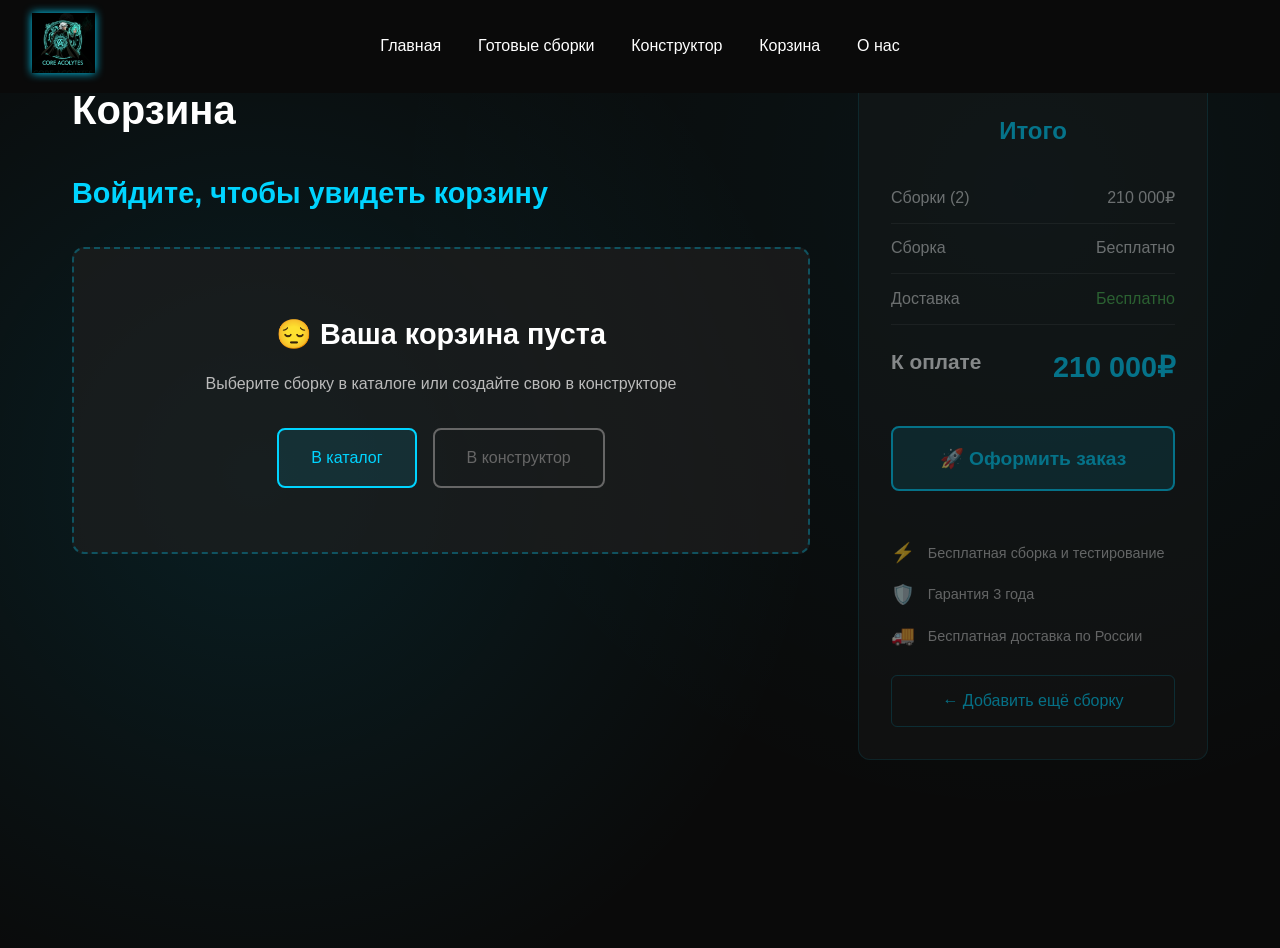
<file: backend/static/cart.html>
<!DOCTYPE html>
<html lang="ru">
<head>
    <meta charset="utf-8">
    <title>Корзина - Core Acolytes</title>
    <link rel="stylesheet" href="header.css">
    <link rel="stylesheet" href="style.css">
    <link rel="stylesheet" href="cart.css">
    <script src="main.js"></script>
    <script src="cart.js"></script>
</head>
<body>
    <header class="main-header">
        <div class="logo">
            <a href="index.html"><img src="img/logo.png" alt="Core Acolytes"></a>
        </div>
        <nav>
            <ul>
                <li><a href="index.html">Главная</a></li>
                <li><a href="catalog.html">Готовые сборки</a></li>
                <li><a href="configurator.html">Конструктор</a></li>
                <li><a href="cart.html">Корзина</a></li>
                <li><a href="contact.html">О нас</a></li>
            </ul>
        </nav>
    </header>
    
    <main class="cart-main">
        <div class="cart-container">
            <section class="cart-items-section">
                <h1 class="cart-title">Корзина</h1>
                
                <div class="cart-items">
                    <h2>Ваши сборки</h2>
                    
                    <div class="empty-cart-message">
                        <div class="empty-cart">
                            <h3>😔 Ваша корзина пуста</h3>
                            <p>Выберите сборку в каталоге или создайте свою в конструкторе</p>
                            <div class="empty-cart-buttons">
                                <a href="catalog.html" class="empty-cart-btn">В каталог</a>
                                <a href="configurator.html" class="empty-cart-btn secondary">В конструктор</a>
                            </div>
                        </div>
                    </div>
                </div>
            </section>

            <aside class="cart-summary">
                <div class="summary-card">
                    <h2>Итого</h2>
                    
                    <div class="summary-details">
                        <div class="summary-row">
                            <span>Сборки (2)</span>
                            <span>210 000₽</span>
                        </div>
                        <div class="summary-row">
                            <span>Сборка</span>
                            <span>Бесплатно</span>
                        </div>
                        <div class="summary-row">
                            <span>Доставка</span>
                            <span class="free-shipping">Бесплатно</span>
                        </div>
                        
                        <div class="summary-divider"></div>
                        
                        <div class="summary-row total">
                            <span>К оплате</span>
                            <span class="total-price">210 000₽</span>
                        </div>
                    </div>
                    
                    <button class="checkout-btn">🚀 Оформить заказ</button>
                    
                    <div class="summary-features">
                        <div class="feature">
                            <span>⚡</span>
                            <span>Бесплатная сборка и тестирование</span>
                        </div>
                        <div class="feature">
                            <span>🛡️</span>
                            <span>Гарантия 3 года</span>
                        </div>
                        <div class="feature">
                            <span>🚚</span>
                            <span>Бесплатная доставка по России</span>
                        </div>
                    </div>
                    
                    <a href="catalog.html" class="continue-link">← Добавить ещё сборку</a>
                </div>
            </aside>
        </div>
    </main>
</body>
</html>
</file>
<file: static/header.css>
.main-header {
    display: flex;
    justify-content: space-between;
    align-items: center;
    padding: 0.8rem 2rem;
    background-color: #0a0a0a;
    position: fixed;
    top: 0;
    left: 0;
    width: 100%;
    z-index: 1000;
}

.logo {
    display: flex;
    align-items: center;
}

.logo img {
    height: 60px;
    width: auto;
    filter: drop-shadow(0 0 5px #00d4ff);
    transition: all 0.3s ease;
}

.logo img:hover {
    filter: drop-shadow(0 0 10px #00d4ff) brightness(1.1);
}

.main-header nav {
    position: absolute;
    left: 50%;
    transform: translateX(-50%);
}

.main-header nav ul {
    display: flex;
    list-style: none;
    gap: 0.5rem;
    white-space: nowrap;
}

.main-header nav a {
    text-decoration: none;
    color: #ffffff;
    font-weight: 500;
    padding: 0.5rem 0.9rem;
    border-radius: 6px;
    transition: all 0.3s ease;
    white-space: nowrap;
}

.main-header nav a:hover {
    color: #00d4ff;
    background-color: rgba(0, 212, 255, 0.1);
    border: 1px solid rgba(0, 212, 255, 0.3);
    box-shadow: 0 0 15px rgba(0, 212, 255, 0.4);
    text-shadow: 0 0 10px rgba(0, 212, 255, 0.8);
    filter: drop-shadow(0 0 8px #00d4ff);
}
</file>
<file: static/style.css>
* {
    margin: 0;
    padding: 0;
    box-sizing: border-box;
}

body {
    font-family: Arial, sans-serif;
    font-size: 16px;
    line-height: 1.5;
    color: #333;
    background: 
        radial-gradient(circle at 20% 50%, rgba(0, 212, 255, 0.1) 0%, transparent 50%),
        radial-gradient(circle at 80% 20%, rgba(0, 212, 255, 0.05) 0%, transparent 50%),
        #0a0a0a;
    color: #ffffff;
    min-height: 100vh;
}

main {
    padding-top: 85px;
}

h1 {
    font-size: 2rem;
    margin-bottom: 1rem;
}

h2 {
    font-size: 1.5rem;
    margin-bottom: 1rem;
}

h3 {
    font-size: 1.25rem;
    margin-bottom: 0.75rem;
}

p {
    margin-bottom: 1rem;
}

button {
    padding: 0.5rem 1rem;
    border: 1px solid #ccc;
    border-radius: 4px;
    background: #fff;
    cursor: pointer;
    font-size: 1rem;
}

button:hover {
    border-color: #00d4ff;
    box-shadow: 0 0 8px rgba(0, 212, 255, 0.5);
}
</file>
<file: static/index.css>
.hero {
    text-align: center;
    padding: 4rem 2rem;
    background: radial-gradient(circle at center, rgba(0, 212, 255, 0.1) 0%, transparent 70%);
}

.hero h1 {
    font-size: 2.8rem;
    margin-bottom: 1rem;
    color: #ffffff;
    font-weight: 300;
    letter-spacing: 0.5px;
    line-height: 1.3;
}

.hero h1 span {
    color: #00d4ff;
    font-weight: 600;
}

.hero p {
    font-size: 1.3rem;
    max-width: 900px;
    margin: 1.5rem auto 3rem;
    color: #cccccc;
    line-height: 1.8;
    font-style: normal;
    padding: 0;
    border-left: none;
    background: transparent;
}

.catalog-preview,
.configurator-preview {
    padding: 3rem 2rem;
    margin: 2rem auto;
    max-width: 1200px;
    border: 1px solid rgba(0, 212, 255, 0.2);
    border-radius: 12px;
    background: rgba(20, 20, 20, 0.7);
    text-align: center;
    transition: all 0.3s ease;
}

.catalog-preview:hover,
.configurator-preview:hover {
    border-color: rgba(0, 212, 255, 0.2);
    box-shadow: 0 0 30px rgba(0, 212, 255, 0.2);
    transform: scale(1.05);
}

.catalog-preview h2,
.configurator-preview h2 {
    color: #00d4ff;
    margin-bottom: 1rem;
}

.catalog-preview p,
.configurator-preview p {
    color: #aaaaaa;
    margin-bottom: 2rem;
}

.hero-button {
    display: inline-block;
    padding: 1rem 2.5rem;
    background: transparent;
    border: 2px solid #00d4ff;
    border-radius: 8px;
    color: #00d4ff;
    font-size: 1.1rem;
    text-decoration: none;
    transition: all 0.3s ease;
    text-transform: uppercase;
    letter-spacing: 1px;
}

.hero-button:hover {
    background: rgba(0, 212, 255, 0.1);
    box-shadow: 0 0 25px rgba(0, 212, 255, 0.4);
    transform: scale(1.05);
}

.advantages {
    padding: 4rem 2rem;
    max-width: 1200px;
    margin: 0 auto;
}

.advantages h2 {
    text-align: center;
    margin-bottom: 3rem;
    color: #00d4ff;
}

.advantages-grid {
    display: grid;
    grid-template-columns: repeat(auto-fit, minmax(280px, 1fr));
    gap: 2rem;
}

.advantage-card {
    padding: 2rem;
    background: rgba(30, 30, 30, 0.7);
    border: 1px solid rgba(0, 212, 255, 0.1);
    border-radius: 10px;
    transition: all 0.3s ease;
}

.advantage-card:hover {
    border-color: rgba(0, 212, 255, 0.4);
    box-shadow: 0 0 25px rgba(0, 212, 255, 0.2);
    transform: translateY(-5px);
}

.advantage-card h3 {
    color: #00d4ff;
    margin-bottom: 1rem;
    font-size: 1.2rem;
}

.advantage-card p {
    color: #bbbbbb;
    line-height: 1.6;
}

.preview-images {
    display: flex;
    justify-content: center;
    gap: 2rem;
    margin: 2rem 0;
}

.preview-images img {
    width: 200px;
    height: 150px;
    object-fit: contain;
    border-radius: 8px;
    border: 1px solid rgba(0, 212, 255, 0.3);
    transition: all 0.3s ease;
}

.preview-images img:hover {
    transform: none;
    box-shadow: none;
}

.preview-image-single {
    margin: 2rem 0;
    text-align: center;
}

.preview-image-single img {
    max-width: 400px;
    height: auto;
    border-radius: 10px;
    border: 1px solid rgba(0, 212, 255, 0.3);
    box-shadow: 0 0 30px rgba(0, 212, 255, 0.2);
}

.catalog-preview .hero-button,
.configurator-preview .hero-button {
    display: inline-block;
    margin-top: 1rem;
}

@media (max-width: 768px) {
    .preview-images {
        flex-direction: column;
        align-items: center;
        gap: 1rem;
    }
    
    .preview-images img {
        width: 250px;
        height: 180px;
    }
    
    .preview-image-single img {
        max-width: 300px;
    }
}

@media (max-width: 768px) {
    .hero h1 {
        font-size: 2.2rem;
    }
    
    .hero p {
        font-size: 1.1rem;
        padding: 0 1rem;
    }
    
    .advantages-grid {
        grid-template-columns: 1fr;
    }
}
</file>
<file: static/cart.css>
.cart-main {
    padding: 2rem;
    max-width: 1200px;
    margin: 3rem auto;
}

.cart-container {
    display: grid;
    grid-template-columns: 1fr 350px;
    gap: 3rem;
}

.cart-title {
    font-size: 2.5rem;
    color: #ffffff;
    margin-bottom: 2rem;
}

.cart-items h2 {
    color: #00d4ff;
    font-size: 1.8rem;
    margin-bottom: 2rem;
}

.cart-item {
    background: rgba(30, 30, 30, 0.7);
    border-radius: 12px;
    border: 1px solid rgba(0, 212, 255, 0.2);
    padding: 1.5rem;
    margin-bottom: 1.5rem;
    display: flex;
    gap: 1.5rem;
}

.cart-item img {
    width: 180px;
    height: 180px;
    object-fit: cover;
    border-radius: 10px;
    border: 1px solid rgba(0, 212, 255, 0.3);
}

.item-details {
    flex: 1;
    display: flex;
    flex-direction: column;
}

.item-info h3 {
    color: #ffffff;
    font-size: 1.5rem;
    margin-bottom: 0.5rem;
}

.item-description {
    color: #bbbbbb;
    font-size: 1rem;
    margin-bottom: 0.5rem;
    line-height: 1.5;
}

.item-category {
    color: #00d4ff;
    font-size: 0.9rem;
    font-weight: bold;
}

.item-controls {
    display: flex;
    align-items: center;
    justify-content: space-between;
    margin-top: auto;
    padding-top: 1rem;
    border-top: 1px solid rgba(255, 255, 255, 0.1);
}

.item-quantity {
    display: flex;
    align-items: center;
    gap: 0.5rem;
}

.quantity-btn {
    width: 35px;
    height: 35px;
    background: rgba(0, 212, 255, 0.1);
    border: 1px solid rgba(0, 212, 255, 0.3);
    border-radius: 6px;
    color: #00d4ff;
    font-size: 1.2rem;
    cursor: pointer;
}

.quantity {
    width: 40px;
    text-align: center;
    color: #ffffff;
    font-size: 1.2rem;
    font-weight: bold;
}

.price {
    color: #00d4ff;
    font-size: 1.8rem;
    font-weight: bold;
}

.remove-btn {
    padding: 0.7rem 1.5rem;
    background: rgba(255, 50, 50, 0.1);
    border: 1px solid rgba(255, 50, 50, 0.3);
    border-radius: 6px;
    color: #ff6666;
    font-size: 0.9rem;
    cursor: pointer;
}

.cart-summary {
    position: sticky;
    top: 100px;
    height: fit-content;
}

.summary-card {
    background: rgba(30, 30, 30, 0.7);
    border-radius: 12px;
    border: 1px solid rgba(0, 212, 255, 0.2);
    padding: 2rem;
}

.summary-card h2 {
    color: #00d4ff;
    margin-bottom: 1.5rem;
    text-align: center;
}

.summary-row {
    display: flex;
    justify-content: space-between;
    padding: 0.8rem 0;
    color: #cccccc;
    border-bottom: 1px solid rgba(255, 255, 255, 0.1);
}

.summary-row.total {
    color: #ffffff;
    font-size: 1.3rem;
    font-weight: bold;
    border-bottom: none;
    margin-top: 0.5rem;
}

.total-price {
    color: #00d4ff;
    font-size: 1.8rem;
}

.discount {
    color: #4CAF50;
}

.free-shipping {
    color: #4CAF50;
}

.checkout-btn {
    width: 100%;
    padding: 1.2rem;
    background: rgba(0, 212, 255, 0.2);
    border: 2px solid #00d4ff;
    border-radius: 8px;
    color: #00d4ff;
    font-size: 1.2rem;
    font-weight: bold;
    cursor: pointer;
    margin: 1.5rem 0;
    transition: all 0.3s ease;
}

.checkout-btn:hover {
    background: rgba(0, 212, 255, 0.3);
    box-shadow: 0 0 25px rgba(0, 212, 255, 0.4);
}

.summary-features {
    margin: 1.5rem 0;
}

.feature {
    display: flex;
    align-items: center;
    gap: 0.8rem;
    margin-bottom: 0.8rem;
    color: #bbbbbb;
    font-size: 0.9rem;
}

.feature span:first-child {
    color: #00d4ff;
    font-size: 1.2rem;
}

.continue-link {
    display: block;
    text-align: center;
    color: #00d4ff;
    text-decoration: none;
    margin-top: 1rem;
    padding: 0.8rem;
    border: 1px solid rgba(0, 212, 255, 0.3);
    border-radius: 6px;
    transition: all 0.3s ease;
}

.continue-link:hover {
    background: rgba(0, 212, 255, 0.1);
    border-color: #00d4ff;
}

.empty-cart-message {
    display: none;
}

.empty-cart {
    text-align: center;
    padding: 4rem 2rem;
    background: rgba(30, 30, 30, 0.7);
    border-radius: 12px;
    border: 2px dashed rgba(0, 212, 255, 0.3);
}

.empty-cart h3 {
    color: #ffffff;
    font-size: 1.8rem;
    margin-bottom: 1rem;
}

.empty-cart p {
    color: #bbbbbb;
    margin-bottom: 2rem;
}

.empty-cart-buttons {
    display: flex;
    gap: 1rem;
    justify-content: center;
}

.empty-cart-btn {
    padding: 1rem 2rem;
    background: rgba(0, 212, 255, 0.1);
    border: 2px solid #00d4ff;
    border-radius: 8px;
    color: #00d4ff;
    text-decoration: none;
}

.empty-cart-btn.secondary {
    background: transparent;
    border-color: #666;
    color: #666;
}

@media (max-width: 768px) {
    .cart-container {
        grid-template-columns: 1fr;
    }
    
    .cart-summary {
        position: static;
    }
    
    .cart-item {
        flex-direction: column;
    }
    
    .cart-item img {
        width: 100%;
        height: 200px;
    }
}
</file>
<file: static/catalog.css>
.catalog-main {
    padding: 2rem;
    max-width: 1400px;
    margin: 4rem;
}

.catalog-container {
    display: grid;
    grid-template-columns: 250px 1fr;
    gap: 3rem;
}

.catalog-filters {
    background: rgba(30, 30, 30, 0.7);
    padding: 2rem;
    border-radius: 12px;
    border: 1px solid rgba(0, 212, 255, 0.2);
    height: fit-content;
    position: sticky;
    top: 100px;
}

.catalog-filters h2 {
    color: #00d4ff;
    margin-bottom: 1.5rem;
    font-size: 1.5rem;
    text-align: center;
}

.filter-buttons {
    display: flex;
    flex-direction: column;
    gap: 1rem;
}

.filter-btn {
    padding: 1rem;
    background: transparent;
    border: 1px solid rgba(0, 212, 255, 0.3);
    border-radius: 8px;
    color: #cccccc;
    font-size: 1rem;
    cursor: pointer;
    transition: all 0.3s ease;
    text-align: center;
}

.filter-btn:hover {
    border-color: #00d4ff;
    color: #ffffff;
    background: rgba(0, 212, 255, 0.1);
}

.filter-btn.active {
    border-color: #00d4ff;
    background: rgba(0, 212, 255, 0.2);
    color: #ffffff;
    box-shadow: 0 0 15px rgba(0, 212, 255, 0.3);
}

.catalog-content {
    padding: 1rem 0;
}

.catalog-title {
    font-size: 2.5rem;
    color: #ffffff;
    margin-bottom: 0.5rem;
}

.catalog-subtitle {
    font-size: 1.2rem;
    color: #cccccc;
    margin-bottom: 3rem;
    padding-bottom: 1.5rem;
    border-bottom: 1px solid rgba(0, 212, 255, 0.2);
}

.builds-grid {
    display: grid;
    grid-template-columns: repeat(auto-fill, minmax(350px, 1fr));
    gap: 2rem;
}

.build-card {
    background: rgba(30, 30, 30, 0.7);
    border-radius: 12px;
    border: 1px solid rgba(0, 212, 255, 0.2);
    padding: 2rem;
    transition: all 0.3s ease;
    display: flex;
    flex-direction: column;
}

.build-card:hover {
    border-color: rgba(0, 212, 255, 0.5);
    box-shadow: 0 0 30px rgba(0, 212, 255, 0.1);
    transform: translateY(-5px);
}

.build-card img {
    width: 100%;
    height: 200px;
    object-fit: cover;
    border-radius: 8px;
    margin-bottom: 1.5rem;
    border: 1px solid rgba(0, 212, 255, 0.3);
}

.build-card h3 {
    color: #00d4ff;
    font-size: 1.5rem;
    margin-bottom: 1rem;
    text-align: center;
}

.build-specs {
    list-style: none;
    margin-bottom: 1.5rem;
    flex-grow: 1;
}

.build-specs li {
    color: #bbbbbb;
    padding: 0.5rem 0;
    border-bottom: 1px solid rgba(255, 255, 255, 0.1);
    font-size: 0.95rem;
}

.build-specs li:last-child {
    border-bottom: none;
}

.build-price {
    font-size: 1.8rem;
    color: #ffffff;
    font-weight: bold;
    text-align: center;
    margin: 1rem 0;
    padding: 1rem;
    background: rgba(0, 212, 255, 0.1);
    border-radius: 8px;
    border: 1px solid rgba(0, 212, 255, 0.3);
}

.add-to-cart {
    padding: 1rem;
    background: transparent;
    border: 2px solid #00d4ff;
    border-radius: 8px;
    color: #00d4ff;
    font-size: 1.1rem;
    cursor: pointer;
    transition: all 0.3s ease;
    text-transform: uppercase;
    letter-spacing: 1px;
    margin-top: auto;
}

.add-to-cart:hover {
    background: rgba(0, 212, 255, 0.1);
    box-shadow: 0 0 20px rgba(0, 212, 255, 0.4);
}

.build-card img {
    width: 100%;
    height: 180px;
    object-fit: contain;
    background-color: rgba(10, 10, 20, 0.5);
    border-radius: 8px;
    margin-bottom: 1.5rem;
    border: 1px solid rgba(0, 212, 255, 0.3);
    padding: 10px;
}

@media (max-width: 1024px) {
    .catalog-container {
        grid-template-columns: 1fr;
        gap: 2rem;
    }
    
    .catalog-filters {
        position: static;
    }
    
    .filter-buttons {
        flex-direction: row;
        flex-wrap: wrap;
        justify-content: center;
    }
    
    .filter-btn {
        flex: 1;
        min-width: 120px;
    }
}

@media (max-width: 768px) {
    .builds-grid {
        grid-template-columns: 1fr;
    }
    
    .catalog-title {
        font-size: 2rem;
    }
    
    .catalog-subtitle {
        font-size: 1rem;
    }
}

@media (max-width: 480px) {
    .catalog-main {
        padding: 1rem;
    }
    
    .filter-buttons {
        flex-direction: column;
    }
    
    .filter-btn {
        width: 100%;
    }
}
</file>
<file: static/configurator.css>
.configurator-main {
    padding: 2rem;
    max-width: 1600px;
    margin: 0 auto;
}

.configurator-container {
    display: grid;
    grid-template-columns: 250px 1fr 300px;
    gap: 2rem;
    min-height: calc(100vh - 200px);
}

.categories-sidebar {
    background: rgba(30, 30, 30, 0.7);
    border-radius: 12px;
    border: 1px solid rgba(0, 212, 255, 0.2);
    padding: 1.5rem;
    height: fit-content;
    position: sticky;
    top: 100px;
}

.categories-sidebar h2 {
    color: #00d4ff;
    margin-bottom: 1.5rem;
    font-size: 1.5rem;
    text-align: center;
}

.category-buttons {
    display: flex;
    flex-direction: column;
    gap: 0.8rem;
}

.category-btn {
    display: flex;
    align-items: center;
    gap: 1rem;
    padding: 1rem;
    background: transparent;
    border: 1px solid rgba(0, 212, 255, 0.2);
    border-radius: 8px;
    color: #cccccc;
    font-size: 1rem;
    cursor: pointer;
    transition: all 0.3s ease;
    text-align: left;
}

.category-btn img {
    width: 32px;
    height: 32px;
    object-fit: contain;
    opacity: 0.7;
}

.category-btn:hover {
    border-color: rgba(0, 212, 255, 0.5);
    background: rgba(0, 212, 255, 0.1);
    color: #ffffff;
}

.category-btn:hover img {
    opacity: 1;
}

.category-btn.active {
    border-color: #00d4ff;
    background: rgba(0, 212, 255, 0.2);
    color: #ffffff;
    box-shadow: 0 0 15px rgba(0, 212, 255, 0.3);
}

.category-btn.active img {
    opacity: 1;
    filter: drop-shadow(0 0 5px #00d4ff);
}

.components-section {
    padding: 1rem 0;
}

.components-header {
    margin-bottom: 2rem;
}

.components-header h2 {
    font-size: 2rem;
    color: #ffffff;
    margin-bottom: 0.5rem;
}

.components-header p {
    color: #cccccc;
    font-size: 1.1rem;
}

.components-grid {
    display: grid;
    grid-template-columns: repeat(auto-fill, minmax(300px, 1fr));
    gap: 1.5rem;
}

.component-card {
    background: rgba(30, 30, 30, 0.7);
    border-radius: 10px;
    border: 1px solid rgba(0, 212, 255, 0.2);
    padding: 1.5rem;
    transition: all 0.3s ease;
    display: flex;
    flex-direction: column;
}

.component-card:hover {
    border-color: rgba(0, 212, 255, 0.5);
    box-shadow: 0 0 20px rgba(0, 212, 255, 0.1);
    transform: translateY(-3px);
}

.component-card img {
    width: 100%;
    height: 180px;
    object-fit: contain;
    border-radius: 6px;
    margin-bottom: 1rem;
    border: 1px solid rgba(0, 212, 255, 0.3);
    background: rgba(0, 0, 0, 0.3);
}

.component-card h3 {
    color: #ffffff;
    font-size: 1.2rem;
    margin-bottom: 0.8rem;
    min-height: 3rem;
}

.component-card p {
    color: #00d4ff;
    font-size: 1.3rem;
    font-weight: bold;
    margin-bottom: 1rem;
    padding: 0.5rem;
    background: rgba(0, 212, 255, 0.1);
    border-radius: 6px;
    text-align: center;
}

.component-card button {
    padding: 0.8rem;
    background: transparent;
    border: 2px solid #00d4ff;
    border-radius: 6px;
    color: #00d4ff;
    font-size: 1rem;
    cursor: pointer;
    transition: all 0.3s ease;
    text-transform: uppercase;
    letter-spacing: 1px;
    margin-top: auto;
}

.component-card button:hover {
    background: rgba(0, 212, 255, 0.1);
    box-shadow: 0 0 15px rgba(0, 212, 255, 0.3);
}

.right-sidebar {
    display: flex;
    flex-direction: column;
    gap: 2rem;
}

.filters-sidebar {
    background: rgba(30, 30, 30, 0.7);
    border-radius: 12px;
    border: 1px solid rgba(0, 212, 255, 0.2);
    padding: 1.5rem;
}

.filter-group {
    margin-bottom: 1.5rem;
}

.filter-group h3 {
    color: #00d4ff;
    margin-bottom: 1rem;
    font-size: 1.2rem;
}

.price-filter {
    margin-bottom: 0.5rem;
}

.price-slider {
    width: 100%;
    height: 6px;
    background: rgba(0, 212, 255, 0.2);
    border-radius: 3px;
    outline: none;
}

.price-slider::-webkit-slider-thumb {
    -webkit-appearance: none;
    width: 20px;
    height: 20px;
    background: #00d4ff;
    border-radius: 50%;
    cursor: pointer;
    box-shadow: 0 0 10px rgba(0, 212, 255, 0.5);
}

.price-values {
    display: flex;
    justify-content: space-between;
    color: #aaaaaa;
    font-size: 0.9rem;
}

.brand-filter {
    display: flex;
    flex-direction: column;
    gap: 0.8rem;
}

.brand-filter label {
    display: flex;
    align-items: center;
    gap: 0.5rem;
    color: #cccccc;
    cursor: pointer;
    padding: 0.5rem;
    border-radius: 4px;
    transition: background 0.3s ease;
}

.brand-filter label:hover {
    background: rgba(0, 212, 255, 0.1);
}

.brand-filter input[type="checkbox"] {
    width: 18px;
    height: 18px;
    accent-color: #00d4ff;
}

.build-sidebar {
    background: rgba(30, 30, 30, 0.7);
    border-radius: 12px;
    border: 1px solid rgba(0, 212, 255, 0.2);
    padding: 1.5rem;
    flex-grow: 1;
    display: flex;
    flex-direction: column;
}

.build-sidebar h2 {
    color: #00d4ff;
    margin-bottom: 1.5rem;
    font-size: 1.5rem;
    text-align: center;
}

.selected-components {
    flex-grow: 1;
    margin-bottom: 1.5rem;
}

.component-item {
    padding: 0.8rem;
    margin-bottom: 0.5rem;
    background: rgba(40, 40, 40, 0.5);
    border-radius: 6px;
    border-left: 3px solid rgba(0, 212, 255, 0.3);
    font-size: 0.9rem;
}

.component-item span:first-child {
    color: #aaaaaa;
}

.component-value {
    color: #ffffff;
    font-weight: 500;
    float: right;
}

.total-section {
    margin-top: auto;
    padding-top: 1.5rem;
    border-top: 1px solid rgba(0, 212, 255, 0.2);
}

.total-price {
    display: flex;
    justify-content: space-between;
    align-items: center;
    margin-bottom: 1.5rem;
    padding: 1rem;
    background: rgba(0, 212, 255, 0.1);
    border-radius: 8px;
    border: 1px solid rgba(0, 212, 255, 0.3);
}

.total-price span:first-child {
    color: #ffffff;
    font-size: 1.2rem;
}

.price-value {
    color: #00d4ff;
    font-size: 1.8rem;
    font-weight: bold;
}

.save-build-btn {
    width: 100%;
    padding: 1rem;
    background: rgba(0, 212, 255, 0.2);
    border: 2px solid #00d4ff;
    border-radius: 8px;
    color: #00d4ff;
    font-size: 1.1rem;
    cursor: pointer;
    transition: all 0.3s ease;
    text-transform: uppercase;
    letter-spacing: 1px;
}

.save-build-btn:hover {
    background: rgba(0, 212, 255, 0.3);
    box-shadow: 0 0 20px rgba(0, 212, 255, 0.4);
}

@media (max-width: 1200px) {
    .configurator-container {
        grid-template-columns: 200px 1fr;
    }
    
    .right-sidebar {
        grid-column: 1 / -1;
        flex-direction: row;
    }
    
    .filters-sidebar,
    .build-sidebar {
        flex: 1;
    }
}

@media (max-width: 768px) {
    .configurator-container {
        grid-template-columns: 1fr;
        gap: 1.5rem;
    }
    
    .categories-sidebar {
        position: static;
    }
    
    .category-buttons {
        flex-direction: row;
        flex-wrap: wrap;
        justify-content: center;
    }
    
    .category-btn {
        flex: 1;
        min-width: 140px;
        flex-direction: column;
        text-align: center;
        gap: 0.5rem;
    }
    
    .right-sidebar {
        flex-direction: column;
    }
    
    .components-grid {
        grid-template-columns: repeat(auto-fill, minmax(250px, 1fr));
    }
}

@media (max-width: 480px) {
    .configurator-main {
        padding: 1rem;
    }
    
    .components-grid {
        grid-template-columns: 1fr;
    }
    
    .category-buttons {
        flex-direction: column;
    }
    
    .category-btn {
        width: 100%;
    }
}
</file>
<file: static/contact.css>
.contact-main {
    max-width: 1200px;
    margin: 4rem;
    padding: 10rem;
}

.contact-main h3 {
    text-align: center;
    font-size: 2.5rem;
    color: #ffffff;
    margin-bottom: 3rem;
    padding-bottom: 1rem;
    border-bottom: 2px solid rgba(0, 212, 255, 0.3);
}


.contact-section,
.support-section {
    background: rgba(30, 30, 30, 0.7);
    border-radius: 12px;
    padding: 2.5rem;
    margin-bottom: 2rem;
    border: 1px solid rgba(0, 212, 255, 0.2);
    transition: all 0.3s ease;
    text-align: center;
}

.contact-section:hover,
.support-section:hover {
    border-color: rgba(0, 212, 255, 0.5);
    box-shadow: 0 0 25px rgba(0, 212, 255, 0.1);
    transform: translateY(-5px);
}


.contact-section h4,
.support-section h4 {
    color: #00d4ff;
    font-size: 1.8rem;
    margin-bottom: 1.5rem;
    text-transform: uppercase;
    letter-spacing: 1px;
}


.contact-section p,
.support-section p {
    color: #bbbbbb;
    font-size: 1.1rem;
    line-height: 1.6;
    margin-bottom: 2rem;
    max-width: 600px;
    margin-left: auto;
    margin-right: auto;
}


.contact-section img,
.support-section img {
    width: 200px;
    height: 150px;
    object-fit: contain;
    margin: 1.5rem auto;
    border-radius: 8px;
    border: 1px solid rgba(0, 212, 255, 0.3);
    display: block;
    background: rgba(0, 212, 255, 0.05);
}


.contact-section a,
.support-section a {
    display: inline-block;
    padding: 1rem 2rem;
    background: transparent;
    border: 2px solid #00d4ff;
    border-radius: 8px;
    color: #00d4ff;
    font-size: 1rem;
    text-decoration: none;
    text-transform: uppercase;
    letter-spacing: 1px;
    transition: all 0.3s ease;
    margin-top: 1rem;
}

.contact-section a:hover,
.support-section a:hover {
    background: rgba(0, 212, 255, 0.1);
    box-shadow: 0 0 20px rgba(0, 212, 255, 0.4);
    transform: scale(1.05);
}


@media (min-width: 768px) {
    .contact-main {
        display: grid;
        grid-template-columns: 1fr 1fr;
        gap: 2rem;
        align-items: start;
    }
    
    .contact-main h3 {
        grid-column: 1 / -1;
    }
    
    .contact-section,
    .support-section {
        margin-bottom: 0;
        height: 100%;
        display: flex;
        flex-direction: column;
        justify-content: space-between;
    }
}


@media (min-width: 1200px) {
    .contact-main {
        padding: 4rem 2rem;
    }
    
    .contact-section,
    .support-section {
        padding: 3rem;
    }
}
</file>
<file: backend/static/header.css>
.main-header {
    display: flex;
    justify-content: space-between;
    align-items: center;
    padding: 0.8rem 2rem;
    background-color: #0a0a0a;
    position: fixed;
    top: 0;
    left: 0;
    width: 100%;
    z-index: 1000;
}

.logo {
    display: flex;
    align-items: center;
}

.logo img {
    height: 60px;
    width: auto;
    filter: drop-shadow(0 0 5px #00d4ff);
    transition: all 0.3s ease;
}

.logo img:hover {
    filter: drop-shadow(0 0 10px #00d4ff) brightness(1.1);
}

.main-header nav {
    position: absolute;
    left: 50%;
    transform: translateX(-50%);
}

.main-header nav ul {
    display: flex;
    list-style: none;
    gap: 0.5rem;
    white-space: nowrap;
}

.main-header nav a {
    text-decoration: none;
    color: #ffffff;
    font-weight: 500;
    padding: 0.5rem 0.9rem;
    border-radius: 6px;
    transition: all 0.3s ease;
    white-space: nowrap;
}

.main-header nav a:hover {
    color: #00d4ff;
    background-color: rgba(0, 212, 255, 0.1);
    border: 1px solid rgba(0, 212, 255, 0.3);
    box-shadow: 0 0 15px rgba(0, 212, 255, 0.4);
    text-shadow: 0 0 10px rgba(0, 212, 255, 0.8);
    filter: drop-shadow(0 0 8px #00d4ff);
}
</file>
<file: backend/static/style.css>
* {
    margin: 0;
    padding: 0;
    box-sizing: border-box;
}

body {
    font-family: Arial, sans-serif;
    font-size: 16px;
    line-height: 1.5;
    color: #333;
    background: 
        radial-gradient(circle at 20% 50%, rgba(0, 212, 255, 0.1) 0%, transparent 50%),
        radial-gradient(circle at 80% 20%, rgba(0, 212, 255, 0.05) 0%, transparent 50%),
        #0a0a0a;
    color: #ffffff;
    min-height: 100vh;
}

main {
    padding-top: 85px;
}

h1 {
    font-size: 2rem;
    margin-bottom: 1rem;
}

h2 {
    font-size: 1.5rem;
    margin-bottom: 1rem;
}

h3 {
    font-size: 1.25rem;
    margin-bottom: 0.75rem;
}

p {
    margin-bottom: 1rem;
}

button {
    padding: 0.5rem 1rem;
    border: 1px solid #ccc;
    border-radius: 4px;
    background: #fff;
    cursor: pointer;
    font-size: 1rem;
}

button:hover {
    border-color: #00d4ff;
    box-shadow: 0 0 8px rgba(0, 212, 255, 0.5);
}
</file>
<file: backend/static/cart.css>
.cart-main {
    padding: 2rem;
    max-width: 1200px;
    margin: 3rem auto;
}

.cart-container {
    display: grid;
    grid-template-columns: 1fr 350px;
    gap: 3rem;
}

.cart-title {
    font-size: 2.5rem;
    color: #ffffff;
    margin-bottom: 2rem;
}

.cart-items h2 {
    color: #00d4ff;
    font-size: 1.8rem;
    margin-bottom: 2rem;
}

.cart-item {
    background: rgba(30, 30, 30, 0.7);
    border-radius: 12px;
    border: 1px solid rgba(0, 212, 255, 0.2);
    padding: 1.5rem;
    margin-bottom: 1.5rem;
    display: flex;
    gap: 1.5rem;
}

.cart-item img {
    width: 180px;
    height: 180px;
    object-fit: cover;
    border-radius: 10px;
    border: 1px solid rgba(0, 212, 255, 0.3);
}

.item-details {
    flex: 1;
    display: flex;
    flex-direction: column;
}

.item-info h3 {
    color: #ffffff;
    font-size: 1.5rem;
    margin-bottom: 0.5rem;
}

.item-description {
    color: #bbbbbb;
    font-size: 1rem;
    margin-bottom: 0.5rem;
    line-height: 1.5;
}

.item-category {
    color: #00d4ff;
    font-size: 0.9rem;
    font-weight: bold;
}

.item-controls {
    display: flex;
    align-items: center;
    justify-content: space-between;
    margin-top: auto;
    padding-top: 1rem;
    border-top: 1px solid rgba(255, 255, 255, 0.1);
}

.item-quantity {
    display: flex;
    align-items: center;
    gap: 0.5rem;
}

.quantity-btn {
    width: 35px;
    height: 35px;
    background: rgba(0, 212, 255, 0.1);
    border: 1px solid rgba(0, 212, 255, 0.3);
    border-radius: 6px;
    color: #00d4ff;
    font-size: 1.2rem;
    cursor: pointer;
}

.quantity {
    width: 40px;
    text-align: center;
    color: #ffffff;
    font-size: 1.2rem;
    font-weight: bold;
}

.price {
    color: #00d4ff;
    font-size: 1.8rem;
    font-weight: bold;
}

.remove-btn {
    padding: 0.7rem 1.5rem;
    background: rgba(255, 50, 50, 0.1);
    border: 1px solid rgba(255, 50, 50, 0.3);
    border-radius: 6px;
    color: #ff6666;
    font-size: 0.9rem;
    cursor: pointer;
}

.cart-summary {
    position: sticky;
    top: 100px;
    height: fit-content;
}

.summary-card {
    background: rgba(30, 30, 30, 0.7);
    border-radius: 12px;
    border: 1px solid rgba(0, 212, 255, 0.2);
    padding: 2rem;
}

.summary-card h2 {
    color: #00d4ff;
    margin-bottom: 1.5rem;
    text-align: center;
}

.summary-row {
    display: flex;
    justify-content: space-between;
    padding: 0.8rem 0;
    color: #cccccc;
    border-bottom: 1px solid rgba(255, 255, 255, 0.1);
}

.summary-row.total {
    color: #ffffff;
    font-size: 1.3rem;
    font-weight: bold;
    border-bottom: none;
    margin-top: 0.5rem;
}

.total-price {
    color: #00d4ff;
    font-size: 1.8rem;
}

.discount {
    color: #4CAF50;
}

.free-shipping {
    color: #4CAF50;
}

.checkout-btn {
    width: 100%;
    padding: 1.2rem;
    background: rgba(0, 212, 255, 0.2);
    border: 2px solid #00d4ff;
    border-radius: 8px;
    color: #00d4ff;
    font-size: 1.2rem;
    font-weight: bold;
    cursor: pointer;
    margin: 1.5rem 0;
    transition: all 0.3s ease;
}

.checkout-btn:hover {
    background: rgba(0, 212, 255, 0.3);
    box-shadow: 0 0 25px rgba(0, 212, 255, 0.4);
}

.summary-features {
    margin: 1.5rem 0;
}

.feature {
    display: flex;
    align-items: center;
    gap: 0.8rem;
    margin-bottom: 0.8rem;
    color: #bbbbbb;
    font-size: 0.9rem;
}

.feature span:first-child {
    color: #00d4ff;
    font-size: 1.2rem;
}

.continue-link {
    display: block;
    text-align: center;
    color: #00d4ff;
    text-decoration: none;
    margin-top: 1rem;
    padding: 0.8rem;
    border: 1px solid rgba(0, 212, 255, 0.3);
    border-radius: 6px;
    transition: all 0.3s ease;
}

.continue-link:hover {
    background: rgba(0, 212, 255, 0.1);
    border-color: #00d4ff;
}

.empty-cart-message {
    display: none;
}

.empty-cart {
    text-align: center;
    padding: 4rem 2rem;
    background: rgba(30, 30, 30, 0.7);
    border-radius: 12px;
    border: 2px dashed rgba(0, 212, 255, 0.3);
}

.empty-cart h3 {
    color: #ffffff;
    font-size: 1.8rem;
    margin-bottom: 1rem;
}

.empty-cart p {
    color: #bbbbbb;
    margin-bottom: 2rem;
}

.empty-cart-buttons {
    display: flex;
    gap: 1rem;
    justify-content: center;
}

.empty-cart-btn {
    padding: 1rem 2rem;
    background: rgba(0, 212, 255, 0.1);
    border: 2px solid #00d4ff;
    border-radius: 8px;
    color: #00d4ff;
    text-decoration: none;
}

.empty-cart-btn.secondary {
    background: transparent;
    border-color: #666;
    color: #666;
}

@media (max-width: 768px) {
    .cart-container {
        grid-template-columns: 1fr;
    }
    
    .cart-summary {
        position: static;
    }
    
    .cart-item {
        flex-direction: column;
    }
    
    .cart-item img {
        width: 100%;
        height: 200px;
    }
}
</file>
